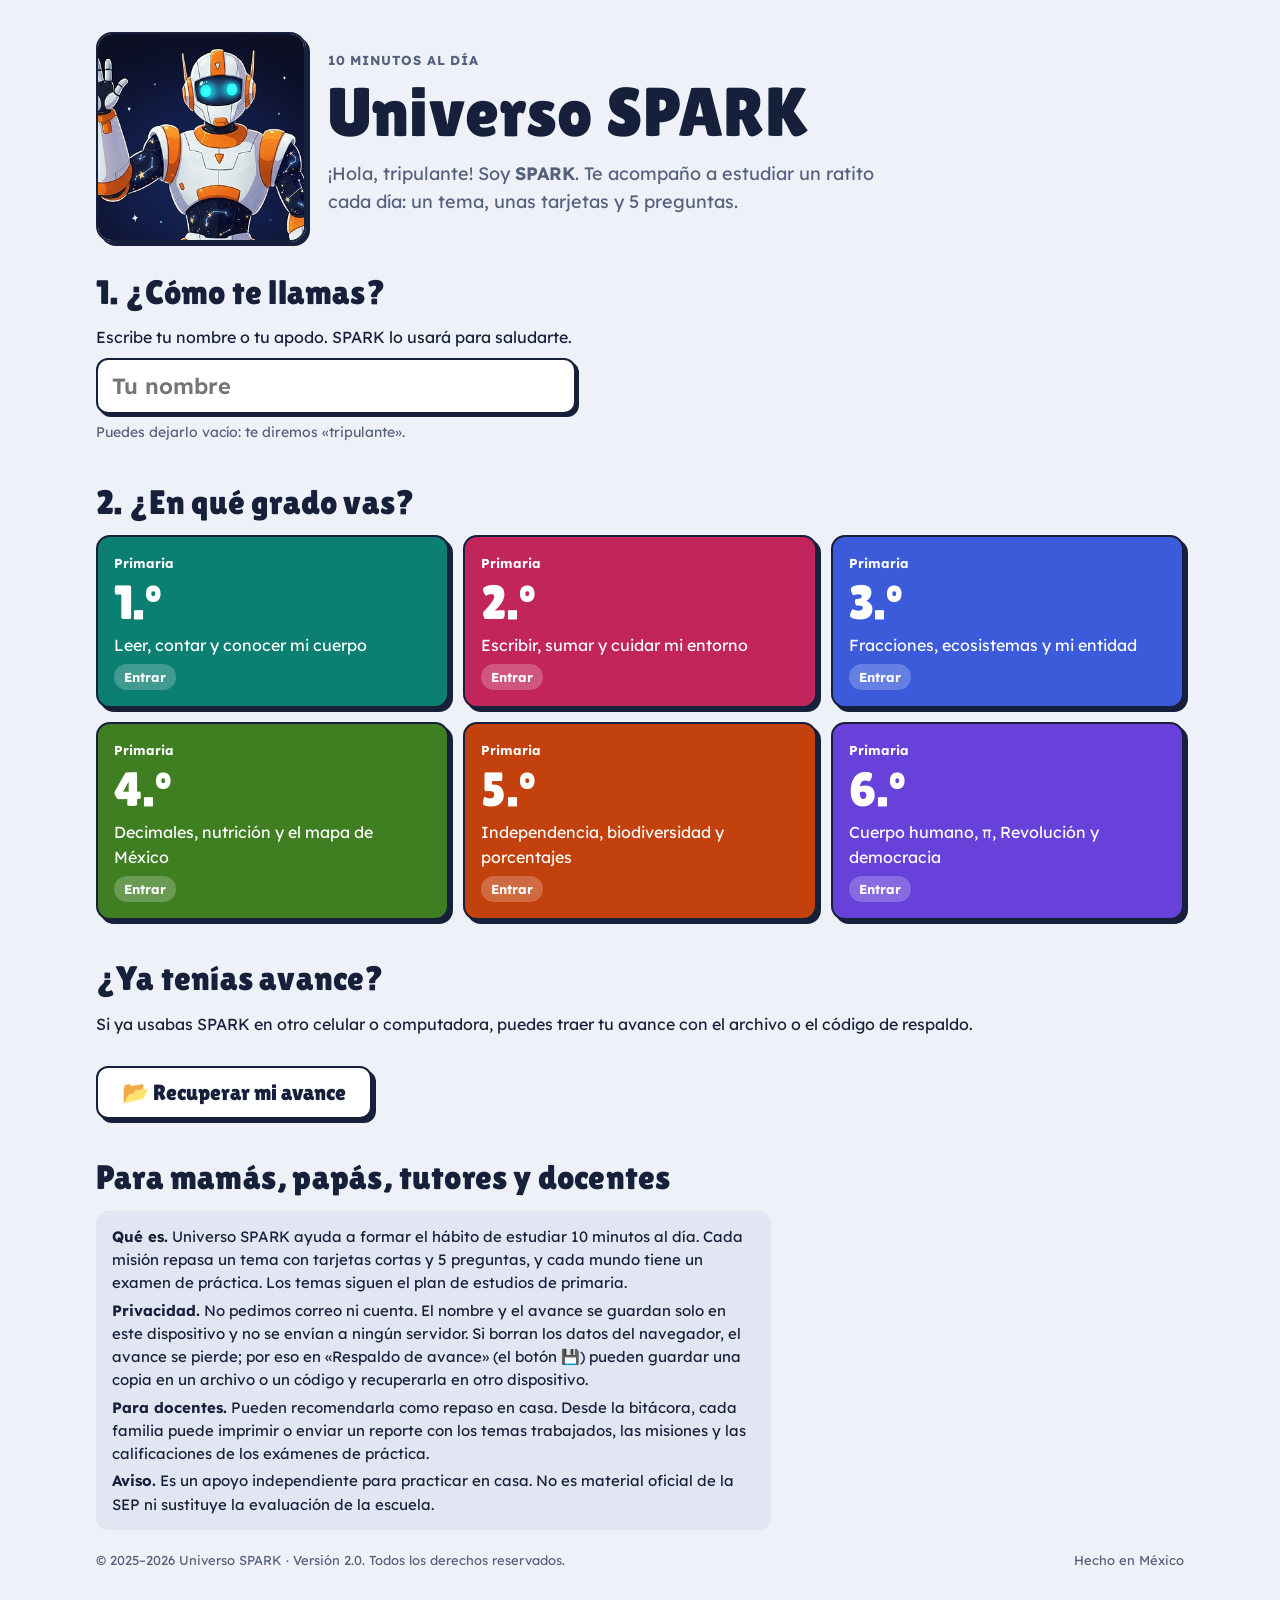
<file: index.html>
<!doctype html>
<html lang="es">
<head>
<meta charset="utf-8">
<meta name="viewport" content="width=device-width, initial-scale=1, viewport-fit=cover">
<title>Universo SPARK · 10 minutos al día para aprender</title>
<meta name="description" content="Universo SPARK: un ratito de estudio al día para niñas y niños de primaria, con lecciones cortas, retos y exámenes de práctica.">
<meta name="claude:viewport-fit-sides" content="cover">
<link rel="preconnect" href="https://fonts.googleapis.com">
<link rel="preconnect" href="https://fonts.gstatic.com" crossorigin>
<!-- Las tipografías cargan sin detener la página: mientras llegan se usa la letra del sistema. -->
<link rel="stylesheet" href="https://fonts.googleapis.com/css2?family=Lexend:wght@400;600;700&family=Lilita+One&display=swap" media="print" onload="this.media='all'">
<noscript><link rel="stylesheet" href="https://fonts.googleapis.com/css2?family=Lexend:wght@400;600;700&family=Lilita+One&display=swap"></noscript>
<link rel="manifest" href="manifest.webmanifest">
<meta name="theme-color" content="#17203A">
<link rel="icon" href="imagenes/icono-192.png" type="image/png">
<link rel="apple-touch-icon" href="imagenes/icono-180.png">
<meta name="apple-mobile-web-app-capable" content="yes">
<meta name="apple-mobile-web-app-title" content="SPARK">
<link rel="stylesheet" href="css/estilos.css">
</head>
<body>
<header class="hero hero-entrada wrap">
  <div class="saludo">
    <img class="spark-foto" src="imagenes/spark_saludo.jpeg" alt="SPARK, un robot blanco y naranja, saluda con la mano" width="320" height="320">
    <div>
      <p class="eyebrow">10 minutos al día</p>
      <h1>Universo SPARK</h1>
      <p class="rules">¡Hola, tripulante! Soy <b>SPARK</b>. Te acompaño a estudiar un ratito cada día: un tema, unas tarjetas y 5 preguntas.</p>
      <div class="continuar" id="continuar" hidden></div>
      <div class="aviso-app" id="instalar" hidden></div>
    </div>
  </div>
</header>

<main class="wrap">
  <section class="seccion">
    <h2>1. ¿Cómo te llamas?</h2>
    <div class="entrada-nombre">
      <label for="nombre-in">Escribe tu nombre o tu apodo. SPARK lo usará para saludarte.</label>
      <input id="nombre-in" maxlength="20" autocomplete="off" autocapitalize="words" spellcheck="false" placeholder="Tu nombre">
      <small>Puedes dejarlo vacío: te diremos «tripulante».</small>
    </div>
  </section>

  <section class="seccion">
    <h2>2. ¿En qué grado vas?</h2>
    <div class="mundos grados" id="grados"></div>
  </section>

  <section class="seccion">
    <h2>¿Ya tenías avance?</h2>
    <p>Si ya usabas SPARK en otro celular o computadora, puedes traer tu avance con el archivo o el código de respaldo.</p>
    <div class="row acciones"><a class="cta cta-alt" href="respaldo.html#recuperar">📂 Recuperar mi avance</a></div>
  </section>

  <section class="seccion">
    <h2>Para mamás, papás, tutores y docentes</h2>
    <div class="adultos legal">
      <p><b>Qué es.</b> Universo SPARK ayuda a formar el hábito de estudiar 10 minutos al día. Cada misión repasa un tema con tarjetas cortas y 5 preguntas, y cada mundo tiene un examen de práctica. Los temas siguen el plan de estudios de primaria.</p>
      <p><b>Privacidad.</b> No pedimos correo ni cuenta. El nombre y el avance se guardan solo en este dispositivo y no se envían a ningún servidor. Si borran los datos del navegador, el avance se pierde; por eso en «Respaldo de avance» (el botón 💾) pueden guardar una copia en un archivo o un código y recuperarla en otro dispositivo.</p>
      <p><b>Para docentes.</b> Pueden recomendarla como repaso en casa. Desde la bitácora, cada familia puede imprimir o enviar un reporte con los temas trabajados, las misiones y las calificaciones de los exámenes de práctica.</p>
      <p><b>Aviso.</b> Es un apoyo independiente para practicar en casa. No es material oficial de la SEP ni sustituye la evaluación de la escuela.</p>
    </div>
  </section>
</main>

<footer class="foot wrap">
  <span>© 2025–2026 Universo SPARK · Versión 2.0. Todos los derechos reservados.</span>
  <span>Hecho en México</span>
</footer>

<script src="js/grados.js"></script>
<script src="js/entrada.js"></script>
<script src="js/instalar.js"></script>
</body>
</html>
</file>
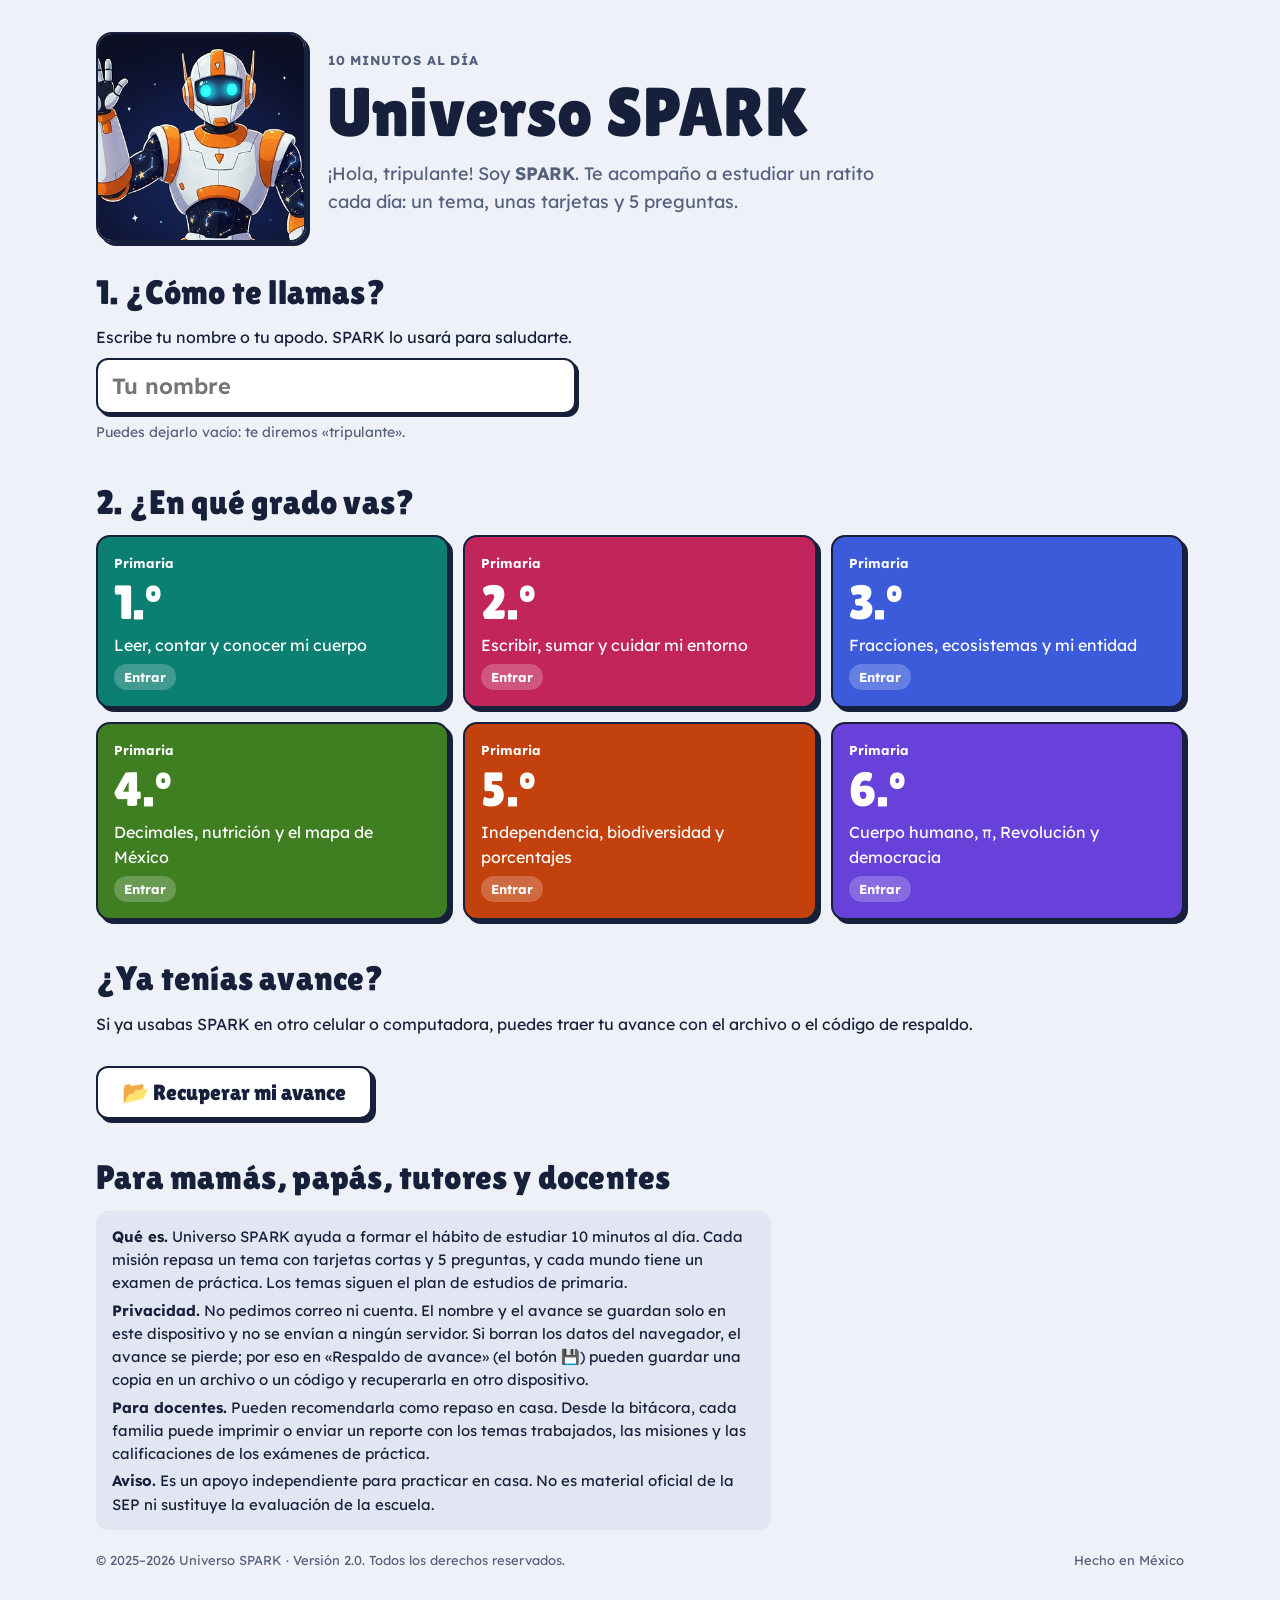
<file: base.html>
<!doctype html>
<html lang="es">
<head>
<meta charset="utf-8">
<meta name="viewport" content="width=device-width, initial-scale=1, viewport-fit=cover">
<title>Mi base · Universo SPARK</title>
<meta name="claude:viewport-fit-sides" content="cover">
<link rel="preconnect" href="https://fonts.googleapis.com">
<link rel="preconnect" href="https://fonts.gstatic.com" crossorigin>
<!-- Las tipografías cargan sin detener la página: mientras llegan se usa la letra del sistema. -->
<link rel="stylesheet" href="https://fonts.googleapis.com/css2?family=Lexend:wght@400;600;700&family=Lilita+One&display=swap" media="print" onload="this.media='all'">
<noscript><link rel="stylesheet" href="https://fonts.googleapis.com/css2?family=Lexend:wght@400;600;700&family=Lilita+One&display=swap"></noscript>
<link rel="manifest" href="manifest.webmanifest">
<meta name="theme-color" content="#17203A">
<link rel="icon" href="imagenes/icono-192.png" type="image/png">
<link rel="apple-touch-icon" href="imagenes/icono-180.png">
<meta name="apple-mobile-web-app-capable" content="yes">
<meta name="apple-mobile-web-app-title" content="SPARK">
<link rel="stylesheet" href="css/estilos.css">
</head>
<body>
<header class="hero wrap">
  <div class="saludo">
    <img class="spark-foto" src="imagenes/spark_saludo.jpeg" alt="SPARK, un robot blanco y naranja, saluda con la mano" width="320" height="320">
    <div>
      <p class="eyebrow" id="grado"></p>
      <h1>Universo SPARK</h1>
      <p class="rules">Hola, <span id="nombre">tripulante</span>. Soy <b>SPARK</b>. Hoy solo necesitas 10 minutos: un tema, unas tarjetas y 5 preguntas.</p>
      <div class="row acciones">
        <a class="cta" href="mision.html">Mi misión de hoy</a>
        <a class="cta cta-alt" href="bitacora.html">Mi bitácora</a>
      </div>
      <div class="aviso-app" id="instalar" hidden></div>
    </div>
  </div>
  <section class="hud" aria-label="Tu progreso">
    <div class="xp-row">
      <span class="xp-num"><span id="xp">0</span> <small>de <span id="xp-total">0</span> XP</small></span>
    </div>
    <div class="meter"><i id="bar"></i></div>
    <div class="stats">
      <div><b id="temas">0</b><span>temas dominados</span></div>
      <div><b id="retos-n">0</b><span>retos superados</span></div>
      <div><b id="chispas">0</b><span id="chispas-txt">chispas de SPARK</span></div>
    </div>
  </section>
</header>

<main class="wrap">
  <section class="seccion">
    <h2>Elige tu trimestre</h2>
    <div class="trims" id="trims" role="group" aria-label="Trimestre"></div>
    <h2>Elige un mundo</h2>
    <div class="mundos" id="mundos"></div>
  </section>

  <section class="seccion">
    <h2>Cómo se juega</h2>
    <ol class="pasos">
      <li><strong>Mi misión de hoy</strong><p>SPARK te propone un tema: tarjetas cortas y 5 preguntas en unos 10 minutos.</p></li>
      <li><strong>Juega</strong><p>Cada respuesta correcta suma XP. Si te equivocas, tienes una pista y otro intento por la mitad de los puntos.</p></li>
      <li><strong>Presenta el examen</strong><p>Cada mundo tiene un examen de 20 preguntas en bloques de 5, con descansos y calificación del 0 al 10.</p></li>
      <li><strong>Abre cofres</strong><p>Cada 500 XP se abre un cofre. Y cada misión terminada te da una chispa: con 5 chispas abres un cofre de constancia.</p></li>
    </ol>
  </section>

  <section class="seccion">
    <h2>Cofres</h2>
    <h3 class="sub-cofres">Cofres de XP <small>uno cada 500 XP: premian lo bien que le va</small></h3>
    <div class="chests" id="chests"></div>
    <h3 class="sub-cofres">Cofres de constancia <small>uno cada 5 chispas: premian terminar misiones, sin importar los aciertos</small></h3>
    <div class="chests" id="chests-chispa"></div>
    <p class="adultos"><b>Para mamá, papá o tutor:</b> escriban juntos las recompensas en los cofres. Los de constancia conviene que sean premios chicos y frecuentes; al llegar al último, la lista vuelve a empezar. Se recomienda una misión de 10 minutos por sesión y acompañar las primeras veces. Algunos retos se hacen en casa y necesitan su revisión.</p>
  </section>
</main>

<footer class="foot wrap">
  <span id="base"></span>
  <span class="row"><a class="btn plain" href="index.html">Cambiar de grado o de nombre</a><span id="reset"></span></span>
</footer>

<script src="js/grados.js"></script>
<script>cargar('inicio','voz','instalar')</script>
</body>
</html>
</file>
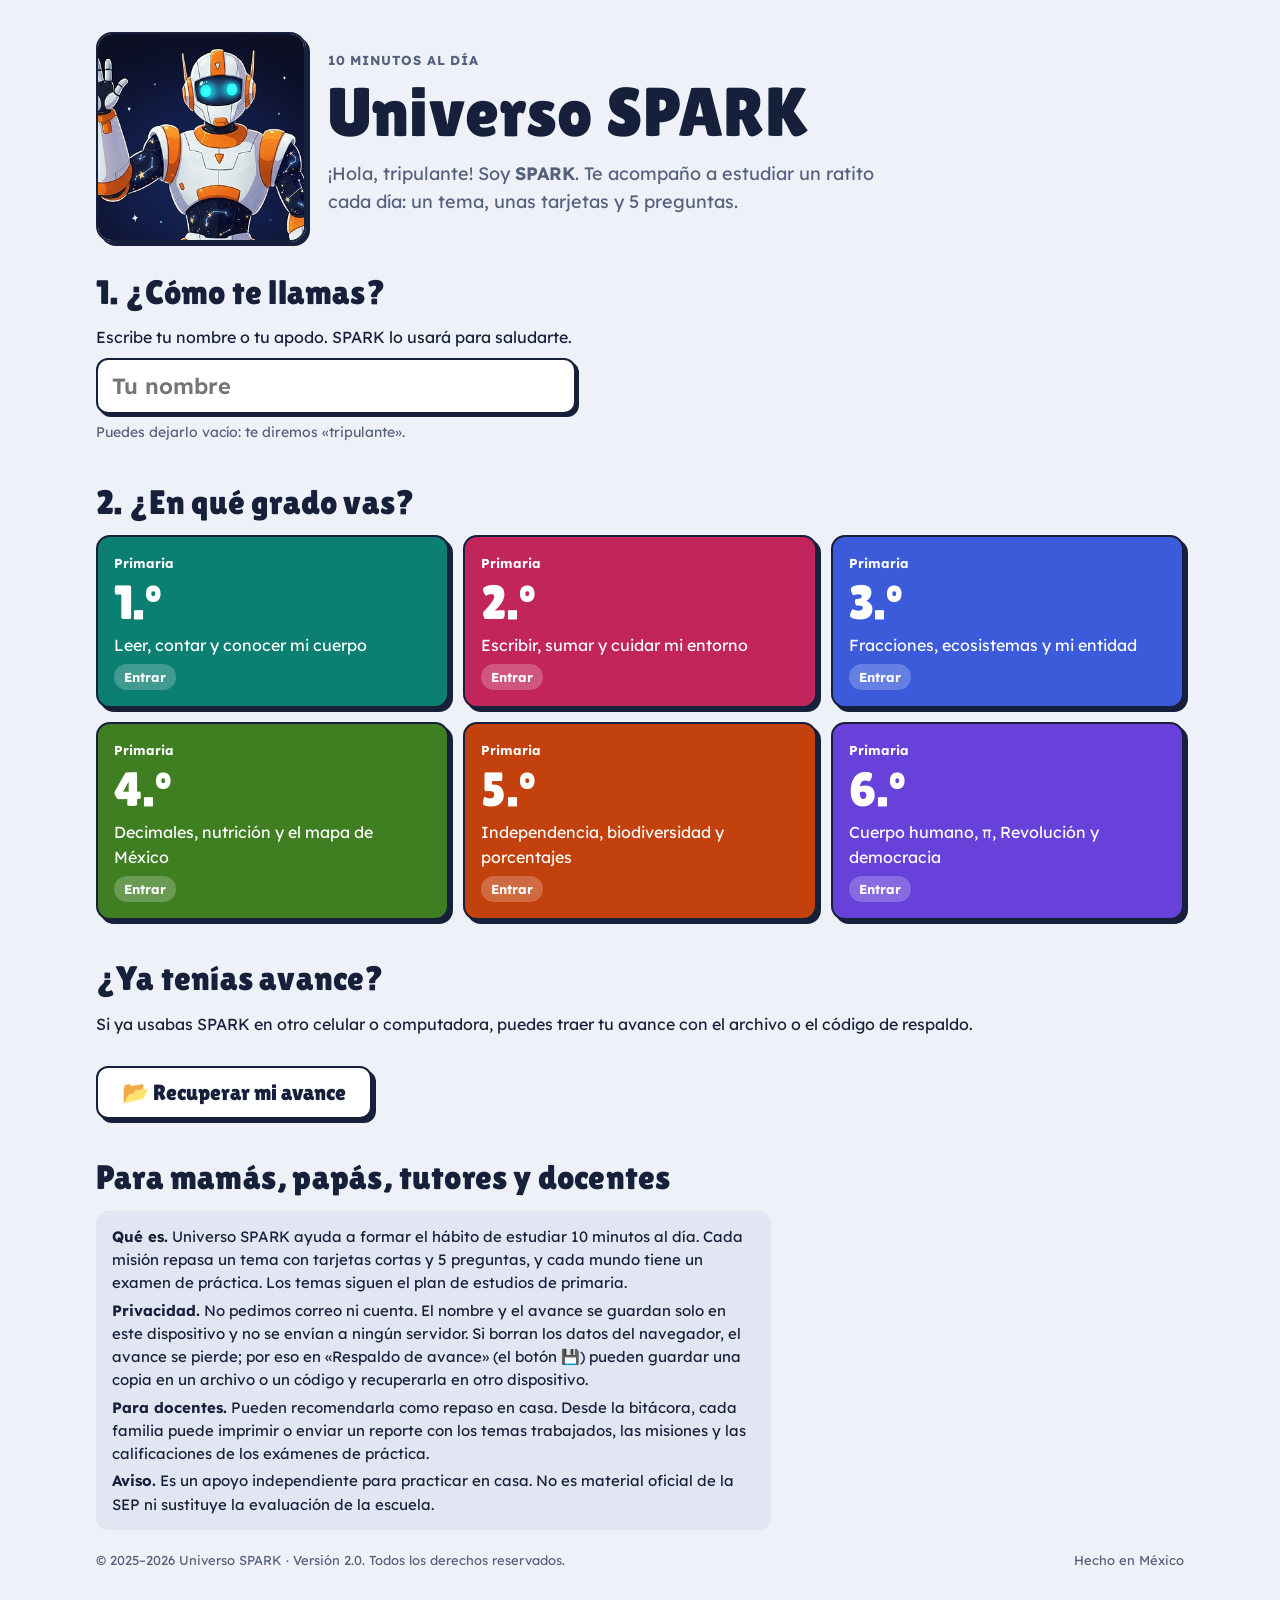
<file: bitacora.html>
<!doctype html>
<html lang="es">
<head>
<meta charset="utf-8">
<meta name="viewport" content="width=device-width, initial-scale=1, viewport-fit=cover">
<title>Mi bitácora · Universo SPARK</title>
<link rel="preconnect" href="https://fonts.googleapis.com">
<link rel="preconnect" href="https://fonts.gstatic.com" crossorigin>
<!-- Las tipografías cargan sin detener la página: mientras llegan se usa la letra del sistema. -->
<link rel="stylesheet" href="https://fonts.googleapis.com/css2?family=Lexend:wght@400;600;700&family=Lilita+One&display=swap" media="print" onload="this.media='all'">
<noscript><link rel="stylesheet" href="https://fonts.googleapis.com/css2?family=Lexend:wght@400;600;700&family=Lilita+One&display=swap"></noscript>
<link rel="manifest" href="manifest.webmanifest">
<meta name="theme-color" content="#17203A">
<link rel="icon" href="imagenes/icono-192.png" type="image/png">
<link rel="apple-touch-icon" href="imagenes/icono-180.png">
<meta name="apple-mobile-web-app-capable" content="yes">
<meta name="apple-mobile-web-app-title" content="SPARK">
<link rel="stylesheet" href="css/estilos.css">
</head>
<body data-reloj="no">
<header class="barra">
  <div class="barra-in wrap">
    <a class="volver" href="base.html">Mi base</a>
    <div class="barra-xp">
      <span class="xp-num"><span id="xp">0</span> <small>de <span id="xp-total">0</span> XP</small></span>
      <div class="meter"><i id="bar"></i></div>
      <span id="xp-next" class="intro"></span>
    </div>
  </div>
</header>

<main class="wrap bitacora">
  <section class="bit-head">
    <div>
      <p class="eyebrow">Tu historial</p>
      <h1>Mi bitácora</h1>
      <p class="rules">Aquí queda todo lo que has trabajado: los días, el tiempo, las lecciones y tus exámenes.</p>
      <div class="row acciones"><a class="cta cta-alt" href="reporte.html">Crear reporte</a><a class="cta cta-alt" href="respaldo.html">💾 Respaldo de avance</a></div>
    </div>
    <div class="bit-stats" id="resumen"></div>
  </section>

  <div class="bit-grid">
    <section class="leccion">
      <div class="cal-nav">
        <button class="btn small" id="mes-ant" aria-label="Mes anterior">‹</button>
        <h2 id="mes-titulo"></h2>
        <button class="btn small" id="mes-sig" aria-label="Mes siguiente">›</button>
      </div>
      <div class="cal" id="cal"></div>
      <div class="cal-ley" aria-hidden="true">
        <span><i class="n0"></i>Sin actividad</span><span><i class="n1"></i>Menos de 10 min</span><span><i class="n2"></i>10 a 19 min</span><span><i class="n3"></i>20 min o más</span>
      </div>
    </section>
    <section class="leccion" id="detalle" aria-live="polite"></section>
  </div>

  <section class="seccion">
    <h2>Mi progreso por mundo <small class="trim-tag" id="trim-tag"></small></h2>
    <div class="bit-mundos" id="mundos"></div>
  </section>

  <section class="seccion">
    <h2>Mis exámenes</h2>
    <div class="leccion" id="examenes"></div>
  </section>

  <p class="adultos"><b>Para mamá, papá, tutor o docente:</b> el tiempo solo cuenta mientras la página está abierta y en uso. Se pausa si cambia de pestaña o si pasan 3 minutos sin tocar nada. Una lección cuenta como estudiada cuando se queda en ella al menos 20 segundos. Todo se guarda en este dispositivo.</p>
</main>
<div id="toast" class="toast" role="status" hidden></div>

<script src="js/grados.js"></script>
<script>cargar('bitacora')</script>
</body>
</html>
</file>
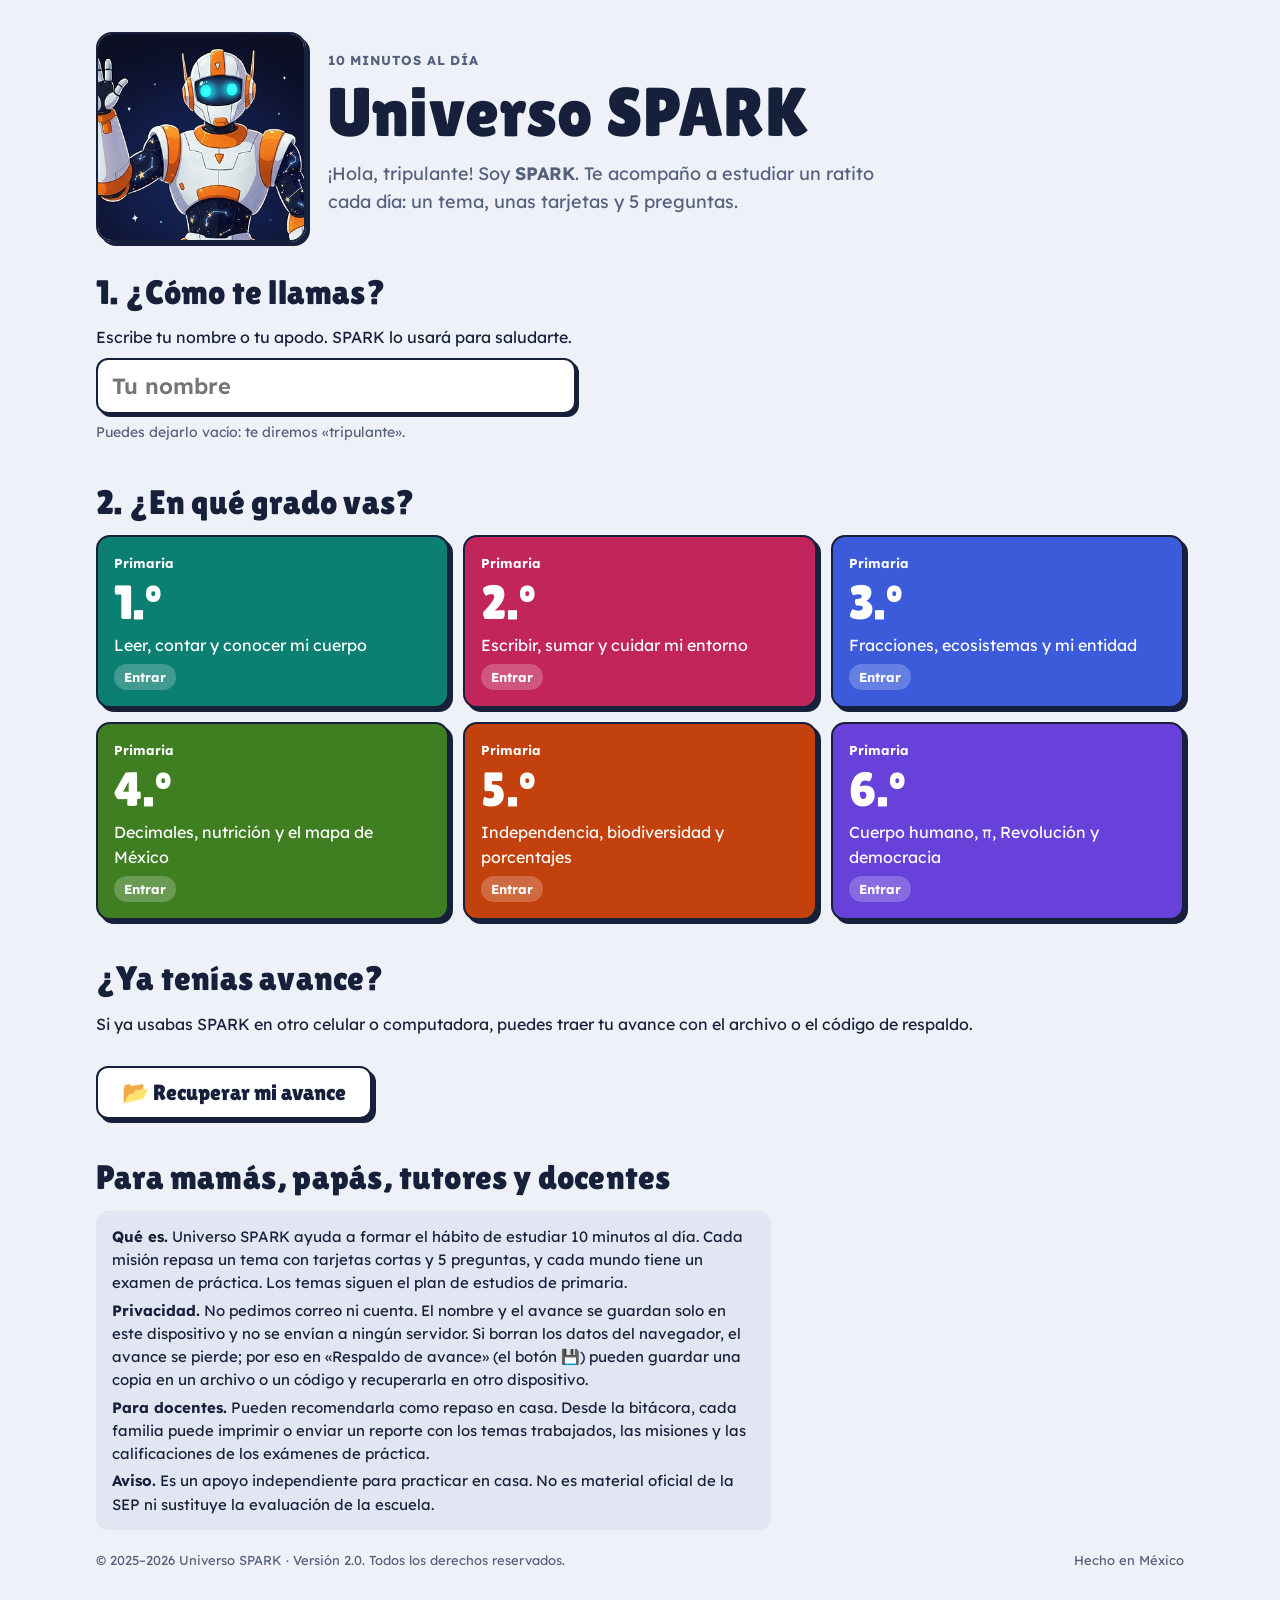
<file: guia.html>
<!doctype html>
<html lang="es">
<head>
<meta charset="utf-8">
<meta name="viewport" content="width=device-width, initial-scale=1, viewport-fit=cover">
<title>Guía de Mundos · Universo SPARK</title>
<link rel="preconnect" href="https://fonts.googleapis.com">
<link rel="preconnect" href="https://fonts.gstatic.com" crossorigin>
<!-- Las tipografías cargan sin detener la página: mientras llegan se usa la letra del sistema. -->
<link rel="stylesheet" href="https://fonts.googleapis.com/css2?family=Lexend:wght@400;600;700&family=Lilita+One&display=swap" media="print" onload="this.media='all'">
<noscript><link rel="stylesheet" href="https://fonts.googleapis.com/css2?family=Lexend:wght@400;600;700&family=Lilita+One&display=swap"></noscript>
<link rel="manifest" href="manifest.webmanifest">
<meta name="theme-color" content="#17203A">
<link rel="icon" href="imagenes/icono-192.png" type="image/png">
<link rel="apple-touch-icon" href="imagenes/icono-180.png">
<meta name="apple-mobile-web-app-capable" content="yes">
<meta name="apple-mobile-web-app-title" content="SPARK">
<link rel="stylesheet" href="css/estilos.css">
</head>
<body>
<header class="barra">
  <div class="barra-in wrap">
    <a class="volver" href="base.html">Mi base</a>
    <div class="barra-xp">
      <span class="xp-num"><span id="xp">0</span> <small>de <span id="xp-total">0</span> XP</small> <b id="xp-mas" class="xp-mas" aria-live="polite"></b></span>
      <div class="meter"><i id="bar"></i></div>
      <span id="xp-next" class="intro"></span>
    </div>
  </div>
</header>
<div class="pomo wrap pomo-fila">
  <output id="pomo-t">10:00</output>
  <button class="btn small" id="pomo-go">Iniciar 10 minutos</button>
  <button class="btn small" id="pomo-re">Reiniciar</button>
</div>

<nav class="board wrap" id="board" aria-label="Mundos"></nav>
<main class="wrap" id="world"></main>
<div id="toast" class="toast" role="status" hidden></div>

<script src="js/grados.js"></script>
<script>cargar('ayuda','juegos','examen','guia','voz')</script>
</body>
</html>
</file>
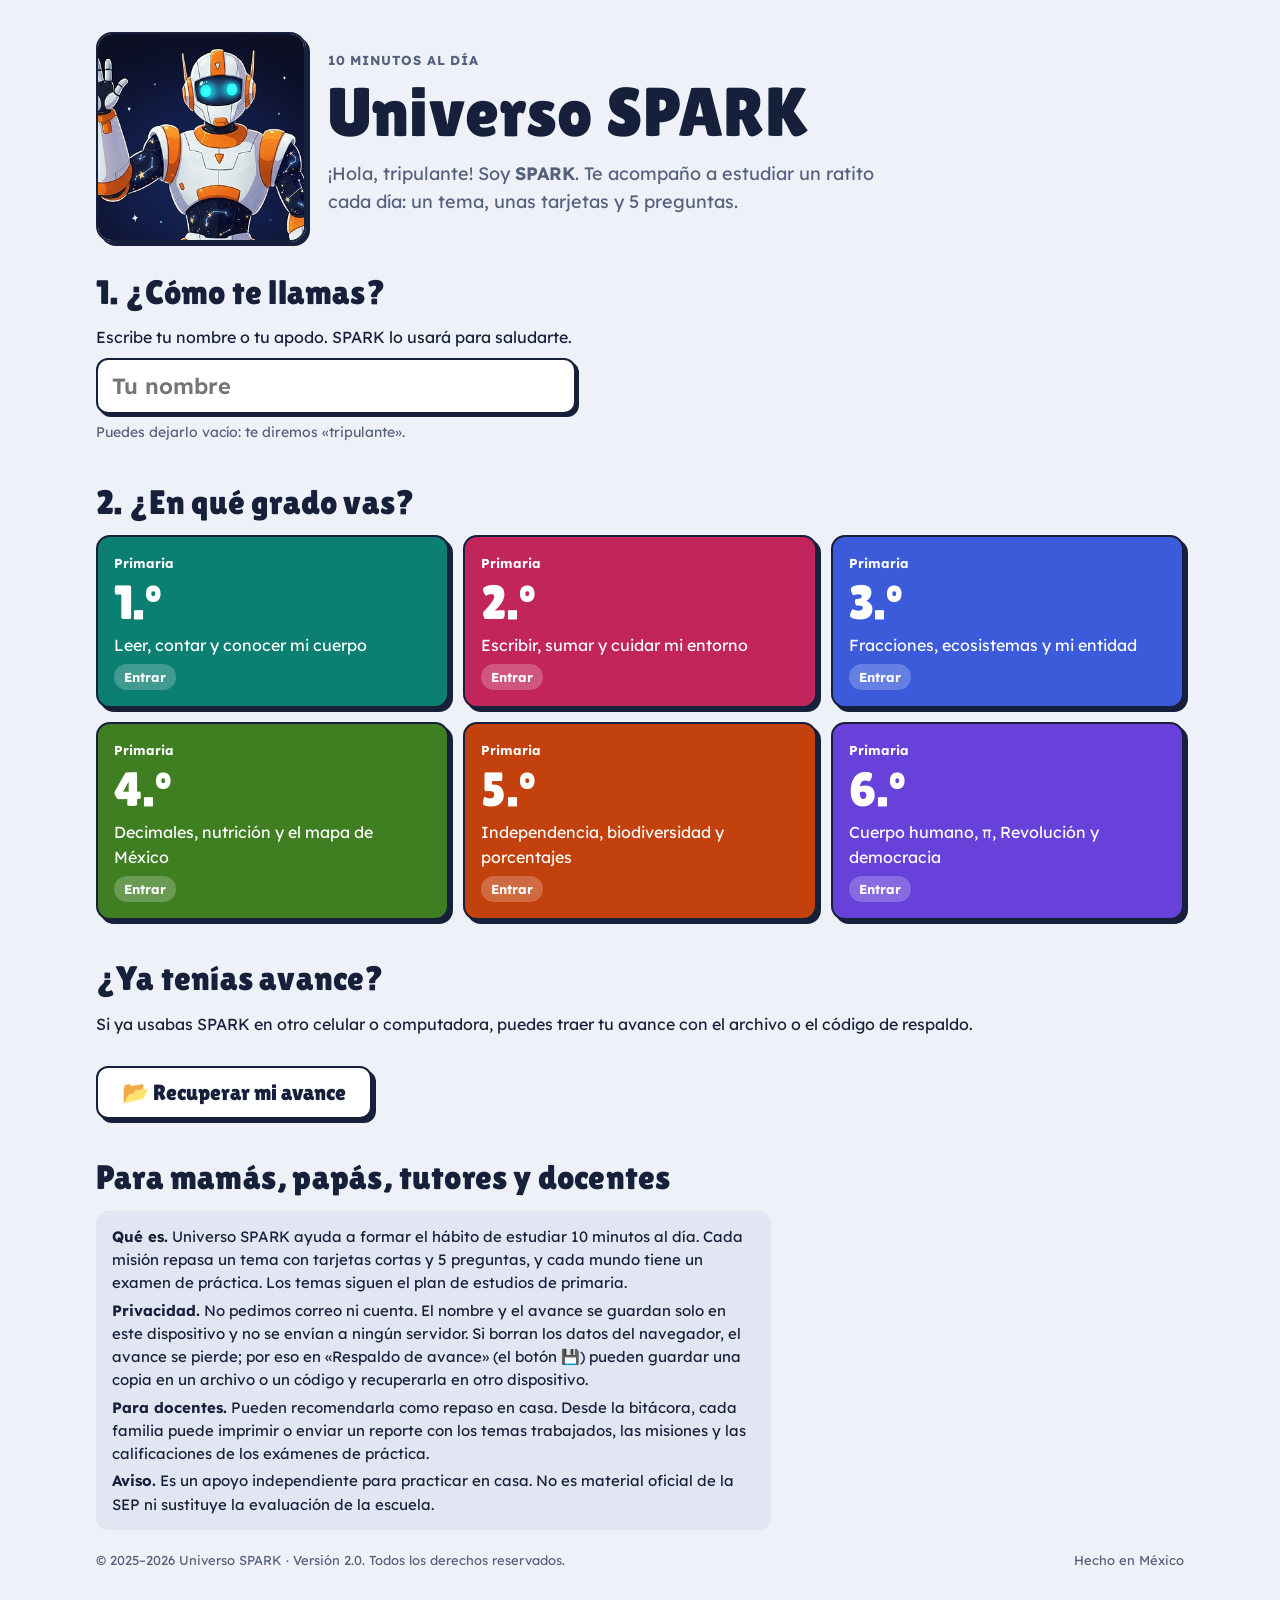
<file: mision.html>
<!doctype html>
<html lang="es">
<head>
<meta charset="utf-8">
<meta name="viewport" content="width=device-width, initial-scale=1, viewport-fit=cover">
<title>Mi misión de hoy · Universo SPARK</title>
<link rel="preconnect" href="https://fonts.googleapis.com">
<link rel="preconnect" href="https://fonts.gstatic.com" crossorigin>
<!-- Las tipografías cargan sin detener la página: mientras llegan se usa la letra del sistema. -->
<link rel="stylesheet" href="https://fonts.googleapis.com/css2?family=Lexend:wght@400;600;700&family=Lilita+One&display=swap" media="print" onload="this.media='all'">
<noscript><link rel="stylesheet" href="https://fonts.googleapis.com/css2?family=Lexend:wght@400;600;700&family=Lilita+One&display=swap"></noscript>
<link rel="manifest" href="manifest.webmanifest">
<meta name="theme-color" content="#17203A">
<link rel="icon" href="imagenes/icono-192.png" type="image/png">
<link rel="apple-touch-icon" href="imagenes/icono-180.png">
<meta name="apple-mobile-web-app-capable" content="yes">
<meta name="apple-mobile-web-app-title" content="SPARK">
<link rel="stylesheet" href="css/estilos.css">
</head>
<body>
<header class="barra">
  <div class="barra-in wrap">
    <a class="volver" href="base.html">Mi base</a>
    <div class="barra-xp">
      <span class="xp-num"><span id="xp">0</span> <small>de <span id="xp-total">0</span> XP</small> <b id="xp-mas" class="xp-mas" aria-live="polite"></b></span>
      <div class="meter"><i id="bar"></i></div>
      <span id="xp-next" class="intro"></span>
    </div>
  </div>
</header>
<main class="wrap" id="mision"></main>
<div id="toast" class="toast" role="status" hidden></div>

<script src="js/grados.js"></script>
<script>cargar('ayuda','juegos','sesion','voz')</script>
</body>
</html>
</file>
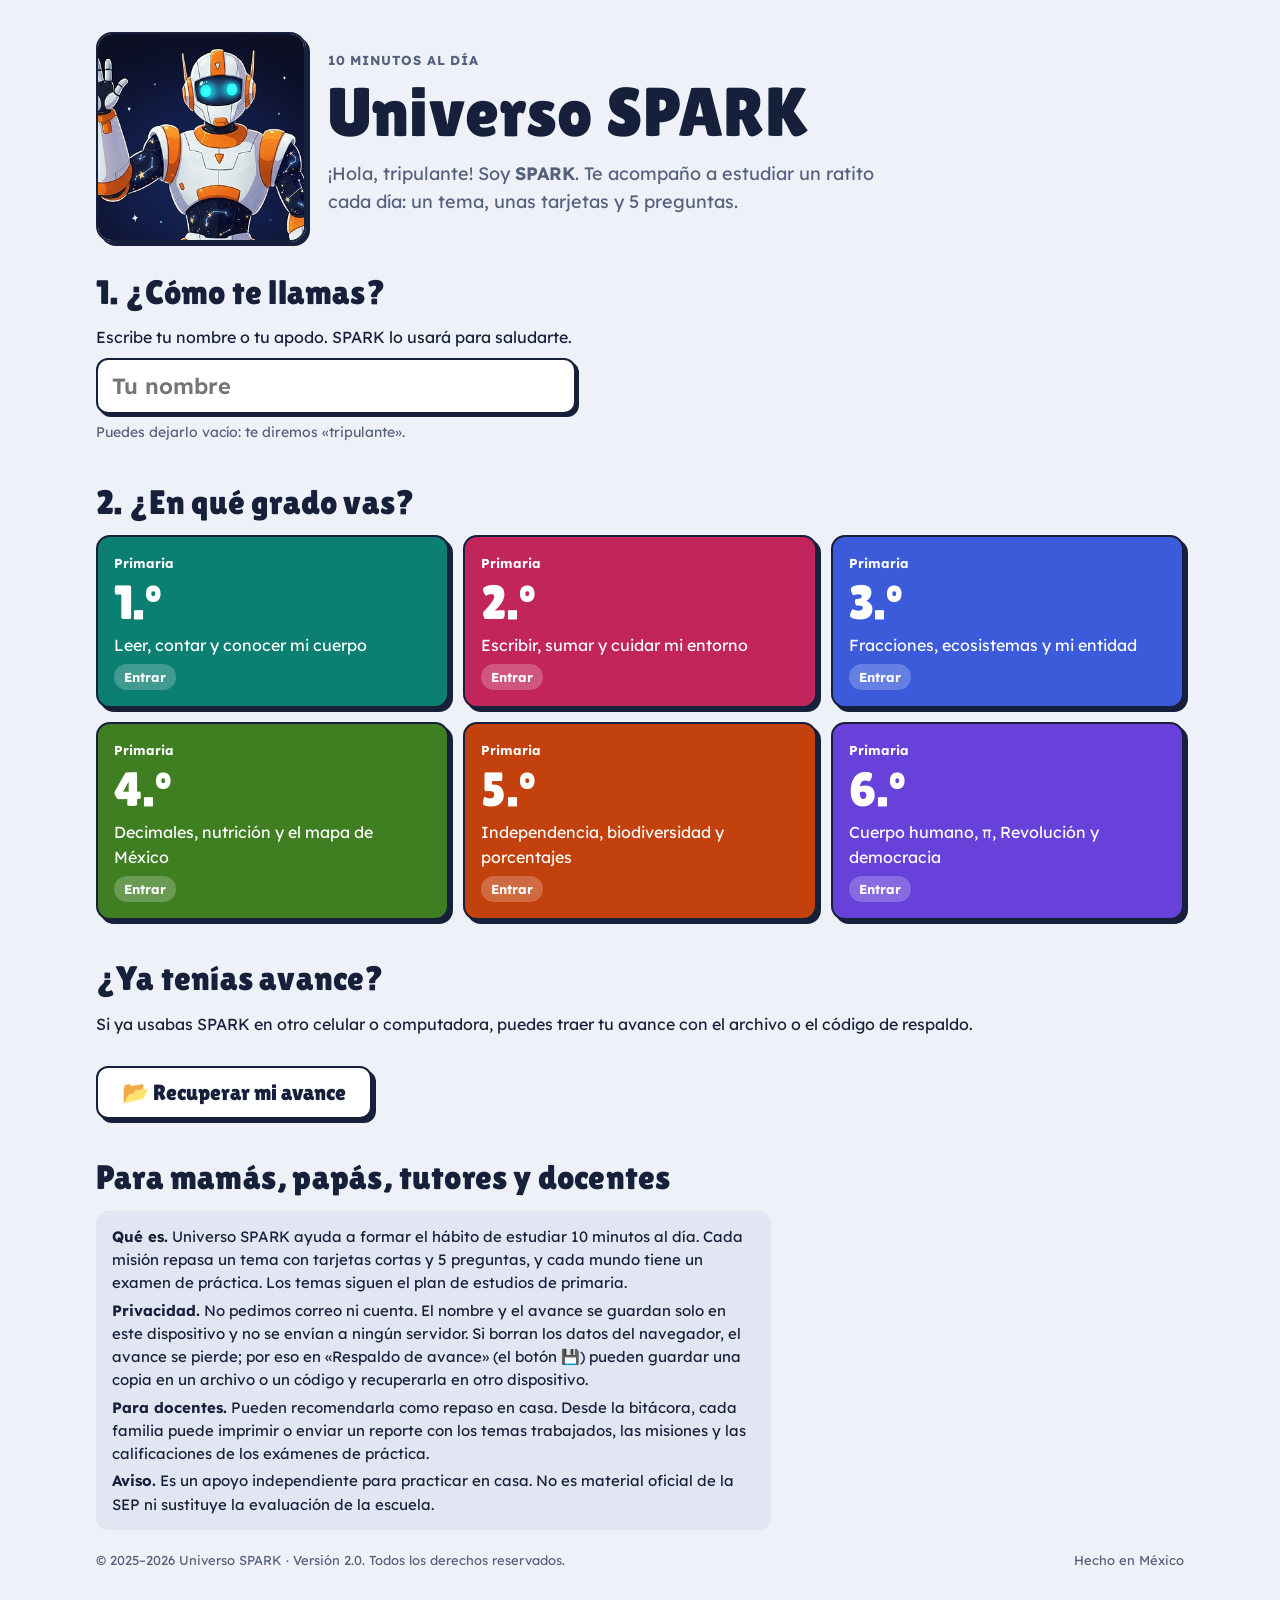
<file: reporte.html>
<!doctype html>
<html lang="es">
<head>
<meta charset="utf-8">
<meta name="viewport" content="width=device-width, initial-scale=1, viewport-fit=cover">
<title>Reporte de práctica en casa · Universo SPARK</title>
<link rel="preconnect" href="https://fonts.googleapis.com">
<link rel="preconnect" href="https://fonts.gstatic.com" crossorigin>
<!-- Las tipografías cargan sin detener la página: mientras llegan se usa la letra del sistema. -->
<link rel="stylesheet" href="https://fonts.googleapis.com/css2?family=Lexend:wght@400;600;700&family=Lilita+One&display=swap" media="print" onload="this.media='all'">
<noscript><link rel="stylesheet" href="https://fonts.googleapis.com/css2?family=Lexend:wght@400;600;700&family=Lilita+One&display=swap"></noscript>
<link rel="manifest" href="manifest.webmanifest">
<meta name="theme-color" content="#17203A">
<link rel="icon" href="imagenes/icono-192.png" type="image/png">
<link rel="apple-touch-icon" href="imagenes/icono-180.png">
<meta name="apple-mobile-web-app-capable" content="yes">
<meta name="apple-mobile-web-app-title" content="SPARK">
<link rel="stylesheet" href="css/estilos.css">
</head>
<body class="pagina-reporte" data-reloj="no">
<div class="rep-barra no-imprimir">
  <div class="wrap rep-barra-in">
    <a class="volver" href="bitacora.html">Bitácora</a>
    <label class="rep-periodo">Periodo
      <select id="periodo">
        <option value="7">Últimos 7 días</option>
        <option value="30">Últimos 30 días</option>
        <option value="todo" selected>Todo el trimestre</option>
      </select>
    </label>
    <button class="btn main" id="imprimir">Imprimir o guardar PDF</button>
    <button class="btn" id="copiar">Copiar resumen</button>
    <span id="copiado" class="intro" role="status"></span>
  </div>
</div>
<main class="reporte" id="reporte"></main>

<script src="js/grados.js"></script>
<script>cargar('reporte')</script>
</body>
</html>
</file>
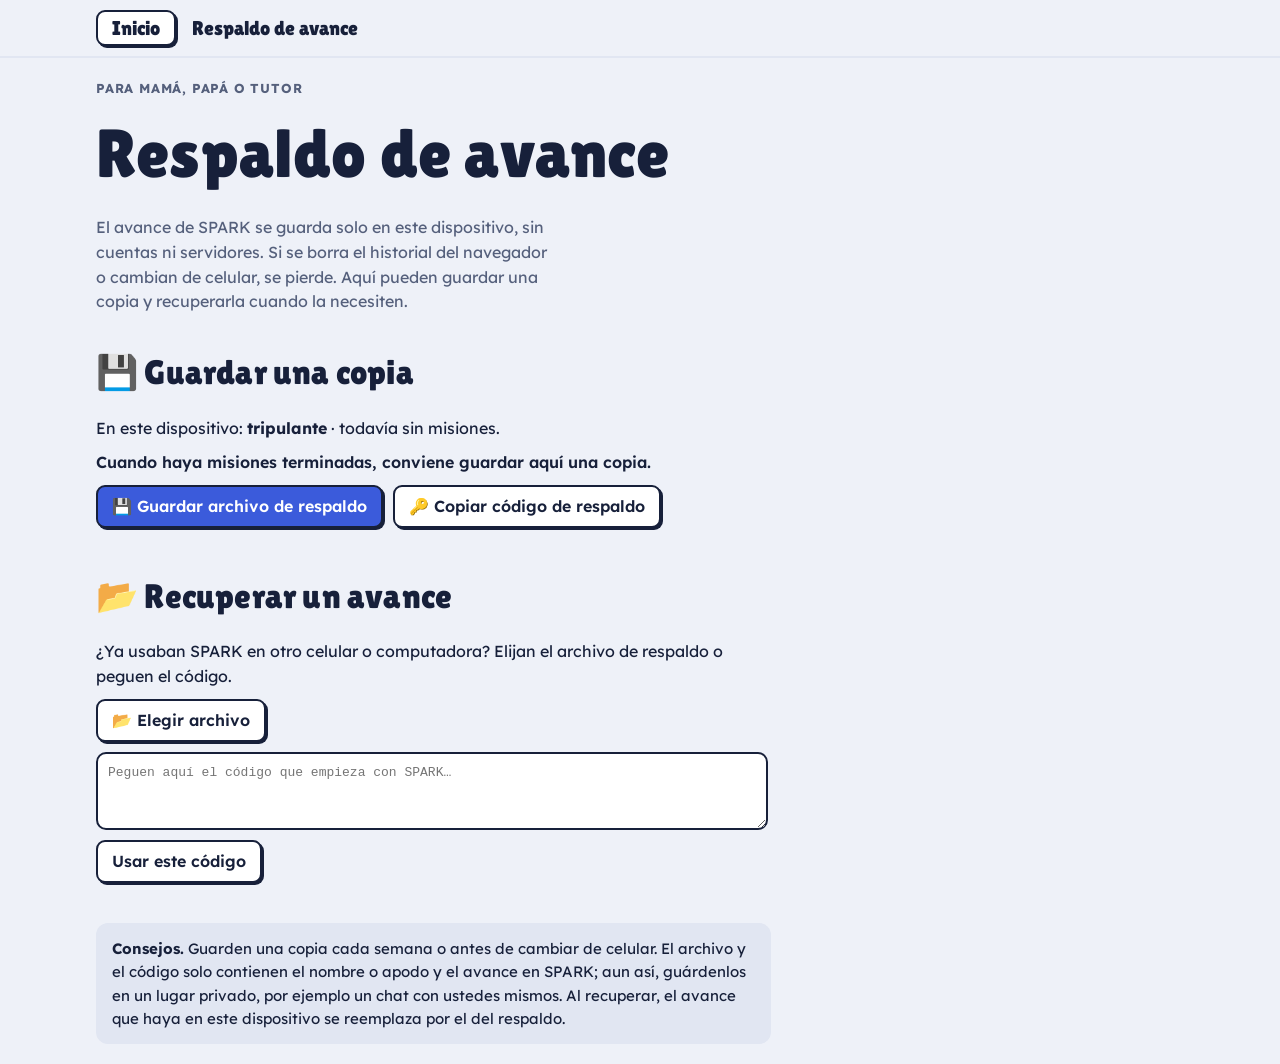
<file: respaldo.html>
<!doctype html>
<html lang="es">
<head>
<meta charset="utf-8">
<meta name="viewport" content="width=device-width, initial-scale=1, viewport-fit=cover">
<title>Respaldo de avance · Universo SPARK</title>
<link rel="preconnect" href="https://fonts.googleapis.com">
<link rel="preconnect" href="https://fonts.gstatic.com" crossorigin>
<!-- Las tipografías cargan sin detener la página: mientras llegan se usa la letra del sistema. -->
<link rel="stylesheet" href="https://fonts.googleapis.com/css2?family=Lexend:wght@400;600;700&family=Lilita+One&display=swap" media="print" onload="this.media='all'">
<noscript><link rel="stylesheet" href="https://fonts.googleapis.com/css2?family=Lexend:wght@400;600;700&family=Lilita+One&display=swap"></noscript>
<link rel="manifest" href="manifest.webmanifest">
<meta name="theme-color" content="#17203A">
<link rel="icon" href="imagenes/icono-192.png" type="image/png">
<link rel="apple-touch-icon" href="imagenes/icono-180.png">
<meta name="apple-mobile-web-app-capable" content="yes">
<meta name="apple-mobile-web-app-title" content="SPARK">
<link rel="stylesheet" href="css/estilos.css">
</head>
<body>
<header class="barra">
  <div class="barra-in wrap">
    <a class="volver" id="volver" href="index.html">Inicio</a>
    <span class="barra-titulo">Respaldo de avance</span>
  </div>
</header>

<main class="wrap respaldo-pagina">
  <section class="seccion">
    <p class="eyebrow">Para mamá, papá o tutor</p>
    <h1>Respaldo de avance</h1>
    <p class="rules">El avance de SPARK se guarda solo en este dispositivo, sin cuentas ni servidores. Si se borra el historial del navegador o cambian de celular, se pierde. Aquí pueden guardar una copia y recuperarla cuando la necesiten.</p>
  </section>

  <section class="seccion">
    <h2>💾 Guardar una copia</h2>
    <div class="respaldo" id="guardar"></div>
  </section>

  <section class="seccion" id="recuperar">
    <h2>📂 Recuperar un avance</h2>
    <div class="respaldo" id="recuperar-caja"></div>
  </section>

  <section class="seccion">
    <div class="adultos">
      <p><b>Consejos.</b> Guarden una copia cada semana o antes de cambiar de celular. El archivo y el código solo contienen el nombre o apodo y el avance en SPARK; aun así, guárdenlos en un lugar privado, por ejemplo un chat con ustedes mismos. Al recuperar, el avance que haya en este dispositivo se reemplaza por el del respaldo.</p>
    </div>
  </section>
</main>

<script src="js/grados.js"></script>
<script src="js/respaldo.js"></script>
</body>
</html>
</file>
<file: css/estilos.css>
/* Concepto: tablero de juego. Cada materia es una casilla grande y cada reto una tarjeta que se abre. */
:root{
  --bg:#EEF1F8; --panel:#FFFFFF; --ink:#17203A; --muted:#55607C; --line:#17203A; --soft:#E1E6F2;
  --ok:#1B7F4B; --okbg:#DDF3E6; --bad:#B3261E; --badbg:#FBE3E0; --gold:#F5B700; --goldink:#17203A;
  --w1:#0B7F72; --w2:#C2255C; --w3:#3B5BDB; --w4:#3F7F22; --w5:#C2410C; --w6:#6741D9;
  --t1:#0B7F72; --t2:#C2255C; --t3:#3B5BDB; --t4:#3F7F22; --t5:#C2410C; --t6:#6741D9;
  --on:#FFFFFF; --blue:#3B5BDB; --red:#D9342B; --tile:#FFFFFF;
  --labelbg:#FFFDF5; --labelink:#111111; --seal:#111111; --sealink:#FFFFFF;
  --display:"Lilita One","Trebuchet MS",sans-serif;
  --body:"Lexend","Segoe UI",system-ui,sans-serif;
  --glyph:"Noto Sans Egyptian Hieroglyphs","Segoe UI Historic",sans-serif;
}
@media (prefers-color-scheme: dark){:root:not([data-theme="light"]){
  --bg:#11172B; --panel:#1B2340; --ink:#EEF1FA; --muted:#A9B3CE; --line:#7482AC; --soft:#283256;
  --ok:#6FDDA1; --okbg:#153A2A; --bad:#FF9C92; --badbg:#45201F;
  --t1:#5FE0CF; --t2:#FF8FB6; --t3:#A3B5FF; --t4:#A5DE84; --t5:#FFA877; --t6:#C0B0FF;
  --blue:#6F8BFF; --red:#FF6B61; --tile:#2B3560; color-scheme:dark;
}}
:root[data-theme="dark"]{
  --bg:#11172B; --panel:#1B2340; --ink:#EEF1FA; --muted:#A9B3CE; --line:#7482AC; --soft:#283256;
  --ok:#6FDDA1; --okbg:#153A2A; --bad:#FF9C92; --badbg:#45201F;
  --t1:#5FE0CF; --t2:#FF8FB6; --t3:#A3B5FF; --t4:#A5DE84; --t5:#FFA877; --t6:#C0B0FF;
  --blue:#6F8BFF; --red:#FF6B61; --tile:#2B3560; color-scheme:dark;
}
*{box-sizing:border-box}
body{margin:0;background:var(--bg);color:var(--ink);font:400 16px/1.55 var(--body)}
.wrap{max-width:1120px;margin:0 auto;padding-left:max(16px,env(safe-area-inset-left,0px));padding-right:max(16px,env(safe-area-inset-right,0px))}
h1,h2,h3{font-family:var(--display);font-weight:400;line-height:1.1;margin:0;text-wrap:balance;letter-spacing:.2px}
p{margin:0}
button,input,textarea{font:inherit;color:inherit}
button{cursor:pointer}
:focus-visible{outline:3px solid var(--gold);outline-offset:2px}

.top{padding-block:24px 8px}
.top-grid{display:grid;grid-template-columns:minmax(0,1fr) minmax(0,1.2fr);gap:24px;align-items:start}
.eyebrow{font-size:13px;font-weight:700;letter-spacing:.8px;text-transform:uppercase;color:var(--muted)}
h1{font-size:clamp(42px,7vw,68px);margin-block:4px 10px}
.rules{max-width:46ch;color:var(--muted)}
.hud{background:var(--panel);border:2.5px solid var(--line);border-radius:14px;box-shadow:4px 4px 0 var(--line);padding:16px;display:grid;gap:14px;min-width:0}
.xp-row{display:flex;justify-content:space-between;align-items:baseline;gap:12px;flex-wrap:wrap}
.xp-num{font:400 34px/1 var(--display);font-variant-numeric:tabular-nums}
.xp-num small{font:600 15px var(--body);color:var(--muted)}
.meter{position:relative;height:18px;background:var(--soft);border:2px solid var(--line);border-radius:9px;overflow:hidden}
.meter i{display:block;height:100%;width:0;background:var(--gold);transition:width .4s}
.meter b{position:absolute;top:0;bottom:0;width:2px;background:var(--line)}
.chests{display:grid;grid-template-columns:repeat(auto-fill,minmax(140px,1fr));gap:8px}
.chest{display:grid;gap:4px;min-width:0;padding:8px;border:2px dashed var(--line);border-radius:10px}
.chest label{font-size:12px;font-weight:700;font-variant-numeric:tabular-nums}
.chest textarea{width:100%;min-width:0;border:0;border-bottom:1.5px solid var(--muted);background:transparent;font-size:13px;line-height:1.3;padding:2px 0;resize:none}
.chest.open{background:var(--gold);border-style:solid;color:var(--goldink)}
.chest.open textarea{color:var(--goldink);border-color:var(--goldink)}
.tools{display:flex;gap:10px;align-items:center;flex-wrap:wrap;justify-content:space-between}
.pomo{display:flex;align-items:center;gap:8px;flex-wrap:wrap}
.pomo output{font:400 24px/1 var(--display);font-variant-numeric:tabular-nums;min-width:66px}
.btn{border:2px solid var(--line);background:var(--panel);border-radius:9px;padding:7px 14px;font-weight:600;box-shadow:2px 2px 0 var(--line)}
.btn:hover{transform:translate(-1px,-1px);box-shadow:3px 3px 0 var(--line)}
.btn.main{background:var(--c,var(--w3));color:var(--on)}
.btn.small{font-size:13px;padding:4px 10px}
.btn.plain{border-color:transparent;box-shadow:none;background:transparent;color:var(--muted);text-decoration:underline;padding:4px}
.btn.plain:hover{transform:none;box-shadow:none}
.btn[disabled]{opacity:.5;cursor:not-allowed}

.board{display:grid;grid-template-columns:repeat(5,minmax(0,1fr));gap:10px;padding-block:18px;position:relative}
.st{--c:var(--w1);text-align:left;background:var(--panel);border:2.5px solid var(--line);border-radius:12px;padding:10px 12px;display:grid;gap:2px;min-width:0;box-shadow:3px 3px 0 var(--line)}
.st .n{font:400 13px var(--body);font-weight:700;color:var(--muted)}
.st .name{font:400 19px/1.1 var(--display)}
.st .prog{font-size:13px;color:var(--muted);font-variant-numeric:tabular-nums}
.st[aria-current="true"]{background:var(--c);color:var(--on);transform:translateY(-3px)}
.st[aria-current="true"] .n,.st[aria-current="true"] .prog{color:var(--on)}
[data-w="0"]{--c:var(--w1);--ct:var(--t1)} [data-w="1"]{--c:var(--w2);--ct:var(--t2)} [data-w="2"]{--c:var(--w3);--ct:var(--t3)} [data-w="3"]{--c:var(--w4);--ct:var(--t4)} [data-w="4"]{--c:var(--w5);--ct:var(--t5)} [data-w="5"]{--c:var(--w6);--ct:var(--t6)}

.world-head{background:var(--c);color:var(--on);border-radius:14px;padding:18px 20px;display:grid;gap:4px}
.world-head h2{font-size:clamp(28px,4.5vw,40px)}
.col{display:grid;gap:12px;min-width:0}
.col h3{font-size:22px;color:var(--ct)}

.reto{background:var(--panel);border:2.5px solid var(--line);border-radius:12px;min-width:0}
.reto-h{width:100%;background:none;border:0;display:flex;gap:10px;justify-content:space-between;align-items:center;padding:12px 14px;text-align:left}
.reto-h span:first-child{font:400 19px/1.15 var(--display);min-width:0}
.badge{flex:none;font-size:12px;font-weight:700;padding:3px 9px;border-radius:99px;background:var(--soft);font-variant-numeric:tabular-nums}
.badge.won{background:var(--gold);color:var(--goldink)}
.reto-b{padding:0 14px 16px;display:grid;gap:12px;min-width:0}
.intro{font-size:15px;color:var(--muted)}
.count{font-size:13px;font-weight:700;color:var(--ct);font-variant-numeric:tabular-nums}
.stem{font-size:18px;font-weight:600}
.opts{display:grid;gap:8px}
.opt,.tag{border:2px solid var(--line);background:var(--tile);border-radius:9px;padding:9px 12px;text-align:left;min-width:0}
.opt:hover:not([disabled]),.tag:hover:not([disabled]){background:var(--soft)}
.opt.good,.tag.good{background:var(--okbg);border-color:var(--ok);color:var(--ink)}
.opt.bad,.tag.bad{background:var(--badbg);border-color:var(--bad);color:var(--ink)}
.opt[disabled],.tag[disabled]{cursor:default}
.tag.sel{background:var(--c);color:var(--on)}
.fb{font-size:15px}
.fb:empty{display:none}
.fb.y{color:var(--ok);font-weight:600} .fb.n{color:var(--bad);font-weight:600}
.fb span{display:block;font-weight:400;color:var(--ink)}
.row{display:flex;gap:8px;flex-wrap:wrap;align-items:center}
.clock{height:8px;background:var(--soft);border-radius:4px;overflow:hidden}
.clock i{display:block;height:100%;background:var(--c);transform-origin:left;animation:drain 5s linear forwards}
@keyframes drain{to{transform:scaleX(0)}}
.check{display:flex;gap:8px;align-items:center;font-size:14px}
.clue{padding:8px 12px;background:var(--soft);border-radius:8px}
.result{display:grid;gap:10px;padding:14px;border-radius:10px;background:var(--soft)}
.result strong{font:400 24px/1.1 var(--display)}

.match{display:grid;grid-template-columns:minmax(0,.7fr) minmax(0,1.3fr);gap:10px}
.match>div{display:grid;gap:8px;align-content:start;min-width:0}
.pool,.picked{display:flex;flex-wrap:wrap;gap:8px;min-height:44px}
.picked{padding:8px;border:2px dashed var(--line);border-radius:9px;flex-direction:column}
.picked .tag{width:100%}
.picked em{font-style:normal;color:var(--muted);font-size:14px}

.fr{display:inline-flex;flex-direction:column;vertical-align:middle;text-align:center;font-size:.82em;line-height:1.05;margin-inline:2px}
.fr i{font-style:normal;font-variant-numeric:tabular-nums}
.fr i:first-child{border-bottom:1.5px solid currentColor;padding-inline:3px}
.glyph{font-family:var(--glyph);font-size:30px;line-height:1.3;letter-spacing:2px;overflow-wrap:anywhere}

.maya{display:grid;gap:8px;max-width:360px}
.lvl{display:grid;grid-template-columns:96px minmax(0,1fr);gap:10px;align-items:center;border:2px solid var(--line);border-radius:9px;padding:8px}
.m-g{display:grid;justify-items:center;gap:4px;min-height:52px;align-content:center}
.m-dots{display:flex;gap:5px}.m-dots i{width:11px;height:11px;border-radius:50%;background:var(--ink)}
.m-bar{width:62px;height:9px;border-radius:3px;background:var(--ink)}
.lvl small{display:block;font-weight:700;font-size:13px;margin-bottom:5px}

.mosaic{display:grid;grid-template-columns:repeat(4,minmax(0,62px));gap:4px}
.mosaic button{aspect-ratio:1;max-width:100%;border:2px solid var(--line);border-radius:4px;background:var(--tile)}
.mosaic button.b{background:var(--blue)} .mosaic button.r{background:var(--red)}
.paint[aria-pressed="true"]{background:var(--ink);color:var(--bg)}

.field{display:grid;gap:4px}.field label{font-size:14px;font-weight:600}
.field input{width:100%;border:2px solid var(--line);border-radius:8px;padding:7px 10px;background:var(--tile)}

.pack{background:var(--labelbg);color:var(--labelink);border:2px solid var(--labelink);border-radius:8px;padding:12px;display:grid;grid-template-columns:minmax(0,1fr) auto;gap:10px;font-size:13px}
.pack h4{font:400 22px var(--display);margin:0 0 4px}
.pack table{border-collapse:collapse;width:100%;margin-top:6px}
.pack td{border-top:1px solid var(--labelink);padding:2px 4px}.pack td:last-child{text-align:right;font-variant-numeric:tabular-nums}
.seals{display:grid;gap:6px;align-content:start}
.seal{width:76px;height:76px;background:var(--seal);color:var(--sealink);display:grid;place-items:center;text-align:center;font-size:10px;font-weight:700;line-height:1.15;clip-path:polygon(30% 0,70% 0,100% 30%,100% 70%,70% 100%,30% 100%,0 70%,0 30%)}

.toast{position:fixed;left:50%;bottom:max(18px,env(safe-area-inset-bottom,0px));transform:translateX(-50%);z-index:20;background:var(--gold);color:var(--goldink);border:2.5px solid var(--goldink);border-radius:10px;padding:10px 18px;font-weight:700;max-width:calc(100% - 32px)}
.foot{padding-block:0 32px;display:flex;justify-content:space-between;gap:12px;flex-wrap:wrap;color:var(--muted);font-size:13px;align-items:center}

@media (max-width:820px){
  .top-grid{grid-template-columns:minmax(0,1fr)}
  .board{grid-template-columns:repeat(2,minmax(0,1fr))}
  .st:last-child{grid-column:1/-1}
  .st[aria-current="true"]{transform:none}
}
@media (max-width:520px){
  .match{grid-template-columns:minmax(0,1fr)}
  .match>div:first-child{display:flex;flex-wrap:wrap}
}
@media (prefers-reduced-motion:reduce){*{transition:none!important}.btn:hover{transform:none}}

/* Página de inicio */
.hero{padding-block:32px 12px;display:grid;grid-template-columns:minmax(0,1.1fr) minmax(0,1fr);gap:28px;align-items:center}
.hero h1{font-size:clamp(44px,5.4vw,76px)}
.hero .rules{font-size:18px;max-width:42ch}
.cta{display:inline-block;margin-top:16px;--c:var(--w3);background:var(--c);color:var(--on);font:400 22px var(--display);padding:12px 24px;border:2.5px solid var(--line);border-radius:12px;box-shadow:4px 4px 0 var(--line);text-decoration:none}
.cta:hover{transform:translate(-1px,-1px);box-shadow:5px 5px 0 var(--line)}
.stats{display:grid;grid-template-columns:repeat(3,minmax(0,1fr));gap:12px}
.stats div{min-width:0}
.stats b{display:block;font:400 26px/1.1 var(--display);font-variant-numeric:tabular-nums}
.stats span{font-size:13px;color:var(--muted)}
.seccion{padding-block:20px;display:grid;gap:14px}
.seccion>h2{font-size:clamp(26px,4vw,34px)}
.mundos{display:grid;grid-template-columns:repeat(6,minmax(0,1fr));gap:14px}
.mundo{grid-column:span 2;background:var(--c);color:var(--on);text-decoration:none;border:2.5px solid var(--line);border-radius:14px;box-shadow:4px 4px 0 var(--line);padding:16px;display:grid;gap:6px;align-content:start;min-width:0}
.mundo:nth-child(n+4){grid-column:span 3}
/* Con seis mundos (2.º y 3.er trimestre) van en dos filas de tres */
.mundos:has(.mundo:nth-child(6)) .mundo{grid-column:span 2}
.mundos:has(.mundo:nth-child(4):last-child) .mundo{grid-column:span 3}
.mundo:hover{transform:translate(-2px,-2px);box-shadow:6px 6px 0 var(--line)}
.mundo h3{font-size:30px}
.mundo-n,.mundo-p{font-size:13px;font-weight:700}
.mini{display:block;height:8px;border-radius:4px;background:rgba(255,255,255,.3);overflow:hidden}
.mini i{display:block;height:100%;background:var(--gold)}
.pasos{display:grid;grid-template-columns:repeat(4,minmax(0,1fr));gap:14px;counter-reset:p;list-style:none;margin:0;padding:0}
.pasos li{counter-increment:p;background:var(--panel);border-radius:12px;padding:14px 16px;display:grid;gap:4px;min-width:0}
.pasos li::before{content:counter(p);font:400 32px/1 var(--display);color:var(--t3)}
.pasos strong{font-size:17px}
.pasos p{font-size:15px;color:var(--muted)}
.adultos{background:var(--soft);border-radius:12px;padding:14px 16px;font-size:15px;max-width:75ch}

/* Guía */
body::before{content:"";position:fixed;inset:0 0 auto;height:env(safe-area-inset-top,0px);z-index:10;background:var(--bg)}
.barra{position:sticky;top:env(safe-area-inset-top,0px);z-index:10;background:var(--bg);border-bottom:2px solid var(--soft)}
.barra-in{display:flex;gap:16px;align-items:center;padding-block:10px}
.pomo-fila{padding-block:12px 0}
.xp-mas{display:inline-block;font:400 18px var(--display);color:var(--ok);opacity:0}
.xp-mas.sube{animation:sube 1.4s ease-out}
@keyframes sube{0%,70%{opacity:1;transform:translateY(0)}100%{opacity:0;transform:translateY(-8px)}}
.volver{font:400 20px var(--display);color:var(--ink);text-decoration:none;border:2px solid var(--line);border-radius:9px;padding:5px 14px;background:var(--panel);box-shadow:2px 2px 0 var(--line)}
.barra-xp{flex:1 1 280px;display:grid;grid-template-columns:auto minmax(80px,1fr) auto;gap:10px;align-items:center;min-width:0}
.barra-xp .xp-num{font-size:24px}
.etapas{display:grid;grid-template-columns:repeat(3,minmax(0,1fr));gap:10px;padding-block:14px 4px;scroll-margin-top:84px}
.etapa{border:2.5px solid var(--line);border-radius:10px;background:var(--panel);padding:10px;font:400 clamp(17px,3vw,21px) var(--display)}
.etapa[aria-current="true"]{background:var(--c);color:var(--on)}
.contenido{display:grid;gap:14px;max-width:760px;margin-inline:auto;padding-block:12px 40px}
.nums{display:flex;flex-wrap:wrap;gap:6px}
.num{width:38px;height:38px;border:2px solid var(--line);border-radius:8px;background:var(--panel);font-weight:700;font-variant-numeric:tabular-nums}
.num.hecho{background:var(--gold);color:var(--goldink)}
.num[aria-current="true"]{background:var(--c);color:var(--on)}
.leccion{background:var(--panel);border:2.5px solid var(--line);border-radius:12px;padding:18px 20px;display:grid;gap:12px;min-width:0;font-size:17px;line-height:1.65}
.leccion h3{font-size:clamp(24px,4vw,30px);color:var(--ct)}
.leccion .glyph{font-size:26px}
.ejemplos{background:var(--soft);border-radius:10px;padding:12px 14px;display:grid;gap:6px;min-width:0}
.ejemplos h4{margin:0;font:400 20px var(--display)}
.ejemplos ul{margin:0;padding-left:20px;display:grid;gap:8px}
.clave{border-top:2px dashed var(--line);padding-top:10px}
/* Bienvenida con SPARK */
.saludo{display:grid;grid-template-columns:auto minmax(0,1fr);gap:22px;align-items:center}
.spark-foto{width:clamp(130px,17vw,210px);height:auto;border-radius:16px;border:2.5px solid var(--line);box-shadow:4px 4px 0 var(--line)}
.acciones{margin-top:16px;gap:14px}
.acciones .cta{margin-top:0}
.cta-sec{color:var(--ink);font-weight:600}

/* Mi misión de hoy */
.sesion{--ct:var(--t3);display:grid;gap:14px;max-width:680px;margin-inline:auto;padding-block:20px 48px}
.tarjeta{background:var(--panel);border:2.5px solid var(--line);border-radius:14px;box-shadow:4px 4px 0 var(--line);padding:22px;display:grid;gap:14px;min-width:0;font-size:18px;line-height:1.6}
.tarjeta h2{font-size:clamp(26px,5vw,36px);color:var(--ct)}
.tarjeta h3{font-size:24px;color:var(--ct)}
.tarjeta .reto-b{padding:0}
.tarjeta select{width:100%;min-width:0;padding:8px;border:2px solid var(--line);border-radius:8px;background:var(--tile);font-size:15px}
.idea{font-size:clamp(20px,3.6vw,23px);line-height:1.55}
.idea .glyph{font-size:30px}
.btn.grande{padding:11px 22px;font-size:18px;text-decoration:none;display:inline-block}
.cierre{text-align:center;justify-items:center}
.centro{justify-content:center}
.chispa{width:84px;height:84px;background:var(--gold);clip-path:polygon(50% 0,63% 34%,100% 38%,71% 60%,81% 100%,50% 78%,19% 100%,29% 60%,0 38%,37% 34%);animation:chispa .7s ease-out}
@keyframes chispa{0%{transform:scale(.3) rotate(-30deg)}70%{transform:scale(1.15)}100%{transform:scale(1)}}

.opt.elegida{background:var(--c);color:var(--on)}
.liga{display:block;margin-top:8px;text-align:left;color:var(--ink);font-weight:600}
.ayuda{width:min(720px,calc(100% - 24px));max-height:85dvh;overflow:auto;background:var(--panel);color:var(--ink);border:2.5px solid var(--line);border-radius:12px;padding:18px 20px;font-size:17px;line-height:1.65}
.ayuda[open]{display:grid;gap:12px}
.ayuda::backdrop{background:rgba(10,14,30,.6)}
.ayuda h3{font-size:clamp(22px,4vw,28px);color:var(--ct)}
.ayuda>.btn{position:sticky;bottom:0}
.reglas{margin:0;padding-left:20px;display:grid;gap:6px}
.nota-caja{text-align:center;justify-items:center}
.nota{font:400 clamp(64px,14vw,104px)/1 var(--display);color:var(--ct);font-variant-numeric:tabular-nums}
.revision{margin:0;padding-left:24px;display:grid;gap:14px}
.revision li{display:grid;gap:4px;padding:10px 12px;border-radius:8px;min-width:0}
.revision .stem{font-size:16px}
.r-bien{background:var(--okbg)}
.r-mal{background:var(--badbg)}
.nav-tema{justify-content:space-between}
.nav-tema .btn:only-child{margin-left:auto}
.reto{scroll-margin-top:84px}
.field textarea{width:100%;border:2px solid var(--line);border-radius:8px;padding:7px 10px;background:var(--tile);resize:vertical}
.tabla{border-collapse:collapse;max-width:320px}
.tabla th,.tabla td{border:1.5px solid var(--line);padding:6px 10px;text-align:left}
.tabla input{width:80px;border:2px solid var(--line);border-radius:6px;padding:3px 6px;background:var(--tile)}
.bars{display:grid;gap:8px}
.bar-row{display:grid;grid-template-columns:80px minmax(0,1fr) 28px;gap:8px;align-items:center;font-size:14px}
.bar-row i{display:block;height:20px;background:var(--c);border-radius:0 5px 5px 0}
.bar-row b{font-variant-numeric:tabular-nums}

@media (max-width:1000px){
  .hero{grid-template-columns:minmax(0,1fr)}
}
@media (max-width:820px){
  .pasos{grid-template-columns:minmax(0,1fr)}
  .mundos{grid-template-columns:repeat(2,minmax(0,1fr))}
  .mundo,.mundo:nth-child(n+4){grid-column:auto}
  .mundo:last-child{grid-column:1/-1}
  .mundos:has(.mundo:nth-child(6)) .mundo{grid-column:auto}
  .mundos:has(.mundo:nth-child(4):last-child) .mundo{grid-column:auto}
  .barra-xp{grid-template-columns:auto minmax(0,1fr)}
  .barra-xp .intro{grid-column:1/-1}
}
@media (max-width:520px){
  .mundos{grid-template-columns:minmax(0,1fr)}
  .mundo:last-child{grid-column:auto}
  .barra-xp .intro{display:none}
  .saludo{grid-template-columns:minmax(0,1fr)}
  .stats b{font-size:21px}
}

/* Botón de sonido y resultado parcial del examen */
.sonido{flex:none;white-space:nowrap}
.parcial .revision li{text-align:left}
.parcial .liga{margin-top:4px}
@media (max-width:520px){.barra-in .sonido-txt{display:none}}

/* Mi bitácora */
.bitacora{display:grid;gap:18px;padding-block:20px 40px}
.bit-head{display:grid;grid-template-columns:minmax(0,1fr) minmax(0,1.1fr);gap:20px;align-items:center}
.bit-stats,.bit-dia{display:grid;grid-template-columns:repeat(3,minmax(0,1fr));gap:10px}
.bit-dia{grid-template-columns:repeat(2,minmax(0,1fr))}
.bit-stats div,.bit-dia div{background:var(--panel);border:2.5px solid var(--line);border-radius:12px;padding:12px;display:grid;gap:2px;min-width:0}
.bit-dia div{background:var(--soft);border-width:0}
.bit-stats b,.bit-dia b{font:400 26px/1.1 var(--display);font-variant-numeric:tabular-nums}
.bit-stats span,.bit-dia span{font-size:13px;color:var(--muted)}
.bit-grid{display:grid;grid-template-columns:minmax(0,1.1fr) minmax(0,1fr);gap:18px;align-items:start}
.bit-grid .leccion h2{font-size:clamp(22px,3.5vw,28px);color:var(--ct,var(--t3))}
.cal-nav{display:flex;justify-content:space-between;align-items:center;gap:10px}
.cal-nav .btn{font-size:20px;line-height:1;padding:4px 12px}
.cal{display:grid;grid-template-columns:repeat(7,minmax(0,1fr));gap:6px}
.cal-d{text-align:center;font-size:12px;font-weight:700;color:var(--muted)}
.cal-dia{aspect-ratio:1;min-width:0;border:2px solid var(--line);border-radius:9px;background:var(--panel);display:grid;place-items:center;align-content:center;gap:0;padding:2px;line-height:1.1}
.cal-num{font-weight:700;font-variant-numeric:tabular-nums}
.cal-dia small{font-size:11px;font-variant-numeric:tabular-nums}
.cal-dia.n1{background:#FDEBA8;color:#17203A}
.cal-dia.n2{background:#F5B700;color:#17203A}
.cal-dia.n3{background:#1B7F4B;color:#FFFFFF}
.cal-dia.hoy{outline:3px solid var(--t3);outline-offset:1px}
.cal-dia[aria-pressed="true"]{box-shadow:inset 0 0 0 3px var(--line);transform:scale(1.06)}
.cal-dia[disabled]{opacity:.35}
.cal-ley{display:flex;flex-wrap:wrap;gap:6px 14px;font-size:12px;color:var(--muted)}
.cal-ley span{display:flex;align-items:center;gap:5px}
.cal-ley i{width:14px;height:14px;border-radius:4px;border:1.5px solid var(--line);background:var(--panel)}
.cal-ley i.n1{background:#FDEBA8}.cal-ley i.n2{background:#F5B700}.cal-ley i.n3{background:#1B7F4B}
.bit-lista{display:grid;gap:4px}
.bit-lista h3{font-size:19px!important;color:var(--ink)!important}
.bit-lista ul{margin:0;padding-left:20px;display:grid;gap:4px;font-size:15px;line-height:1.5}
.ok{color:var(--ok);font-weight:600}
.bit-mundos{display:grid;grid-template-columns:repeat(5,minmax(0,1fr));gap:12px}
.bit-mundo{background:var(--panel);border:2.5px solid var(--line);border-top:8px solid var(--c);border-radius:12px;padding:12px 14px;display:grid;gap:6px;align-content:start;min-width:0;font-size:14px}
.bit-mundo h3{font-size:22px;color:var(--ct)}
.bit-mundo .mini{background:var(--soft)}
.bit-mundo .mini i{background:var(--c)}
.tabla-wrap{overflow-x:auto}
.bit-tabla{max-width:none;width:100%;font-size:15px}
.cal-nota{font:400 22px var(--display);color:var(--ct)}
.sube-n{color:var(--ok);font-weight:700}
.baja-n{color:var(--bad);font-weight:700}
@media (max-width:1000px){.bit-mundos{grid-template-columns:repeat(2,minmax(0,1fr))}}
@media (max-width:820px){.bit-head,.bit-grid{grid-template-columns:minmax(0,1fr)}}
@media (max-width:520px){.bit-mundos{grid-template-columns:minmax(0,1fr)}.bit-stats b{font-size:21px}.cal{gap:4px}.cal-dia small{display:none}}

/* Mapa de temas en Mi misión de hoy */
.mapa{gap:10px}
.mapa-ley{display:flex;flex-wrap:wrap;gap:6px 14px;font-size:13px;color:var(--muted)}
.mapa-ley span{display:flex;align-items:center;gap:5px}
.mapa-ley i{width:14px;height:14px;border-radius:4px;border:1.5px solid var(--line)}
.mapa-mundo{border:2px solid var(--line);border-left:8px solid var(--c);border-radius:10px;padding:8px 12px;background:var(--panel)}
.mapa-mundo summary{cursor:pointer;display:flex;justify-content:space-between;gap:10px;flex-wrap:wrap;font:400 20px var(--display);color:var(--ct)}
.mapa-cuenta{font:600 13px var(--body);color:var(--muted);align-self:center}
.mapa-temas{display:grid;grid-template-columns:repeat(2,minmax(0,1fr));gap:8px;padding-top:10px}
.mapa-tema{display:flex;align-items:center;gap:8px;flex-wrap:wrap;text-align:left;border:2px solid var(--line);border-radius:9px;padding:8px 10px;font-size:14px;line-height:1.3;min-width:0}
.mapa-txt{flex:1 1 120px;min-width:0}
.mapa-ico{flex:none;width:22px;height:22px;border-radius:50%;display:grid;place-items:center;font-weight:700;font-size:13px}
.e-hecha{background:#DDF3E6;border-color:#1B7F4B;color:#17203A}
.e-hecha .mapa-ico{background:#1B7F4B;color:#fff}
.e-empezada{background:#FDEBA8;border-color:#B98900;color:#17203A}
.e-empezada .mapa-ico{background:#F5B700;color:#17203A}
.e-pendiente{background:var(--tile);color:var(--ink)}
.e-pendiente .mapa-ico{border:2px solid var(--muted)}
.mapa-ley i.e-hecha{background:#1B7F4B}.mapa-ley i.e-empezada{background:#F5B700}.mapa-ley i.e-pendiente{background:var(--tile)}
.mapa-tema[aria-current="true"]{outline:3px solid var(--t3);outline-offset:2px}
.refuerzo{font-size:11px;font-weight:700;color:#8A3A00;background:#FFE3CC;border-radius:99px;padding:1px 7px;white-space:nowrap}
@media (max-width:520px){.mapa-temas{grid-template-columns:minmax(0,1fr)}}
.mapa-mundo summary::-webkit-details-marker{display:none}
.mapa-mundo summary>span:first-child::before{content:"▸ ";color:var(--muted)}
.mapa-mundo[open] summary>span:first-child::before{content:"▾ "}

/* Botón de la bitácora en el inicio, del mismo tamaño que «Mi misión de hoy» */
.cta-alt{background:var(--panel);color:var(--ink)}

/* Pantalla de cofre abierto */
.cofre-pop{width:min(440px,calc(100% - 24px));background:var(--panel);color:var(--ink);border:3px solid var(--line);border-radius:18px;box-shadow:6px 6px 0 var(--line);padding:26px 22px;text-align:center;overflow:hidden}
.cofre-pop[open]{display:grid;gap:10px;justify-items:center;animation:pop .45s cubic-bezier(.2,1.6,.4,1)}
.cofre-pop::backdrop{background:rgba(10,14,30,.7)}
.cofre-pop h2{font-size:clamp(30px,7vw,40px);color:var(--t3)}
.premio{font:400 clamp(26px,6vw,34px)/1.15 var(--display);background:var(--gold);color:var(--goldink);border:2.5px solid var(--line);border-radius:12px;padding:10px 18px;box-shadow:3px 3px 0 var(--line);max-width:100%;overflow-wrap:anywhere}
@keyframes pop{0%{transform:scale(.4);opacity:0}100%{transform:scale(1);opacity:1}}
.cofre-dibujo{position:relative;width:120px;height:96px;margin-top:34px}
.cofre-dibujo .caja{position:absolute;left:0;right:0;bottom:0;height:58px;background:#B5651D;border:3px solid var(--line);border-radius:6px;box-shadow:inset 0 -10px 0 #8B4513}
.cofre-dibujo .caja::after{content:"";position:absolute;left:50%;top:-3px;width:18px;height:22px;margin-left:-9px;background:var(--gold);border:3px solid var(--line);border-radius:4px}
.cofre-dibujo .tapa{position:absolute;left:0;right:0;top:4px;height:34px;background:#C97A2B;border:3px solid var(--line);border-radius:18px 18px 4px 4px;transform-origin:10% 100%;animation:tapa .6s .25s ease-out forwards}
.cofre-dibujo .brillo{position:absolute;left:50%;bottom:52px;width:90px;height:90px;margin-left:-45px;background:radial-gradient(circle,rgba(245,183,0,.9),rgba(245,183,0,0) 70%);opacity:0;animation:brillo .9s .5s ease-out forwards;z-index:-1}
@keyframes tapa{to{transform:rotate(-38deg) translateY(-6px)}}
@keyframes brillo{0%{opacity:0;transform:scale(.3)}60%{opacity:1}100%{opacity:.7;transform:scale(1.3)}}
.confeti{position:absolute;inset:0;pointer-events:none}
.confeti i{position:absolute;top:-12px;left:var(--x);width:9px;height:14px;background:var(--c);border-radius:2px;animation:cae 1.8s var(--d) ease-in forwards}
@keyframes cae{to{transform:translateY(520px) rotate(540deg);opacity:.2}}
@media (prefers-reduced-motion:reduce){.cofre-pop[open],.cofre-dibujo .tapa,.cofre-dibujo .brillo,.confeti i{animation:none}.cofre-dibujo .tapa{transform:rotate(-38deg)}.cofre-dibujo .brillo{opacity:.7}}

/* Cofres de constancia */
.sub-cofres{font-size:20px;display:flex;flex-wrap:wrap;gap:4px 10px;align-items:baseline;margin-top:6px}
.sub-cofres small{font:400 14px var(--body);color:var(--muted)}
.chest-chispa{border-color:var(--t3)}
.chest-chispa.open{background:var(--t3);border-color:var(--line);color:#fff}
.chest-chispa.open textarea{color:#fff;border-color:#fff}
.cofre-constancia .caja{background:#3B5BDB;box-shadow:inset 0 -10px 0 #2A44B0}
.cofre-constancia .tapa{background:#5C7CFA}

/* Examen: dónde trabajar */
.trabajar-tit{margin:4px 0 0;font:400 19px var(--display)}
.trabajar-lista{margin:0;padding-left:24px;display:grid;gap:10px}
.trabajar{display:grid;gap:8px;padding:10px 12px;border-radius:9px;background:var(--badbg)}
.trabajar-h{display:flex;justify-content:space-between;gap:10px;align-items:baseline;font-weight:600;font-size:16px}
.trabajar-n{flex:none;font-variant-numeric:tabular-nums;background:var(--panel);border:2px solid var(--line);border-radius:99px;padding:1px 10px;font-size:14px}
.trabajar-n.cero{background:var(--bad);color:#fff;border-color:var(--bad)}
.trabajar .btn.main{text-decoration:none}
.bit-fallas{font-size:13px;max-width:280px}

/* Reporte para maestros y papás */
.pagina-reporte{background:#E9ECF3}
.rep-barra{position:sticky;top:0;z-index:5;background:var(--bg);border-bottom:2px solid var(--soft)}
.rep-barra-in{display:flex;flex-wrap:wrap;gap:10px;align-items:center;padding-block:10px}
.rep-periodo{display:flex;gap:6px;align-items:center;font-weight:600;font-size:14px}
.rep-periodo select{padding:6px 8px;border:2px solid var(--line);border-radius:8px;background:var(--tile);font:inherit}
.reporte{max-width:820px;margin:20px auto 48px;background:#fff;color:#111;padding:36px 40px;border-radius:6px;box-shadow:0 2px 14px rgba(0,0,0,.12);font-size:15px;line-height:1.5;display:grid;gap:22px}
.reporte h1{font-size:32px;color:#111}
.reporte h2{font-size:21px;color:#111;border-bottom:2px solid #111;padding-bottom:4px;margin-bottom:8px}
.reporte h3{font:700 15px var(--body);margin:8px 0 2px;color:#111}
.reporte .intro{color:#555}
.reporte .eyebrow{color:#555}
.rep-head{display:grid;gap:4px;border-bottom:3px solid #111;padding-bottom:12px}
.rep-sec{display:grid;gap:6px;break-inside:avoid}
.rep-kpis{display:grid;grid-template-columns:repeat(3,minmax(0,1fr));gap:8px}
.rep-kpis div{border:1.5px solid #111;border-radius:6px;padding:8px 10px;display:grid}
.rep-kpis b{font:400 22px var(--display);font-variant-numeric:tabular-nums}
.rep-kpis span{font-size:12px;color:#555}
.rep-tabla{max-width:none;width:100%;font-size:14px}
.rep-tabla th,.rep-tabla td{border:1px solid #111;padding:5px 8px;color:#111;background:#fff}
.rep-tabla th{background:#EEE}
.rep-total td{font-weight:700;background:#F4F4F4}
.rep-alerta{font-weight:700}
.rep-grupo ul{margin:0;padding-left:20px;display:grid;gap:3px}
.rep-grupo li{display:flex;flex-wrap:wrap;justify-content:space-between;gap:2px 12px}
.rep-evid{color:#555;font-size:13px}
.rep-sug ol{margin:0;padding-left:22px;display:grid;gap:4px}
.rep-pie{border-top:1.5px solid #111;padding-top:10px;font-size:12px;color:#444;display:grid;gap:4px}
@media (max-width:620px){.reporte{padding:20px 16px;margin:0}.rep-kpis{grid-template-columns:repeat(2,minmax(0,1fr))}}
@media print{
  @page{margin:14mm}
  .no-imprimir{display:none!important}
  body,.pagina-reporte{background:#fff!important}
  body::before{display:none}
  .reporte{box-shadow:none;margin:0;padding:0;max-width:none}
}

/* Selector de trimestre */
.trims{display:flex;flex-wrap:wrap;gap:.6rem;margin:0 0 1.6rem}
.trims .trim{font-size:1.05rem;padding:.7rem 1.2rem}
.trim-tag{font-size:.8rem;font-weight:600;opacity:.7;margin-left:.4rem}

/* Entrada: nombre del tripulante y elección de grado */
.entrada-nombre{display:grid;gap:8px;max-width:30rem}
.entrada-nombre input{font:600 22px var(--body,inherit);padding:12px 14px;border:2.5px solid var(--line);border-radius:12px;background:var(--panel);color:var(--ink);box-shadow:3px 3px 0 var(--line)}
.entrada-nombre input:focus{outline:3px solid var(--w3);outline-offset:2px}
.entrada-nombre small{color:var(--muted);font-size:14px}
.grados .mundo{grid-column:span 2;cursor:pointer;font:inherit;text-align:left}
.grados .mundo h3{font-size:48px;line-height:1}
.grados .mundo .estado{font-size:13px;font-weight:700;justify-self:start;background:rgba(255,255,255,.22);border-radius:99px;padding:3px 10px}
.grados .mundo.proximo{opacity:.5;cursor:default;box-shadow:2px 2px 0 var(--line)}
.grados .mundo.proximo:hover{transform:none;box-shadow:2px 2px 0 var(--line)}
.continuar{display:grid;gap:4px;margin-top:8px}
.continuar p{font-weight:600}
.legal{display:grid;gap:4px}
@media (max-width:820px){.grados .mundo{grid-column:auto}}
@media (max-width:520px){.grados{grid-template-columns:repeat(2,minmax(0,1fr))}.grados .mundo h3{font-size:38px}.grados .mundo p{font-size:14px}}
.hero-entrada{grid-template-columns:minmax(0,1fr)}
.hero-entrada .rules{max-width:52ch}
.entrada-nombre input{width:100%;box-sizing:border-box}

/* Lectura en voz alta */
.voz-btn{display:inline-flex;align-items:center;justify-content:center;gap:4px;min-width:40px;min-height:40px;padding:4px 10px;margin-left:6px;vertical-align:middle;
  border:2.5px solid var(--line);border-radius:999px;background:var(--panel);color:var(--ink);font:700 16px/1 inherit;cursor:pointer;box-shadow:2px 2px 0 var(--line)}
.voz-btn.grande{justify-self:end;align-self:flex-end;width:auto;margin:0 0 4px auto;font-size:15px;padding:6px 14px}
.voz-btn[aria-pressed="true"]{background:var(--w3);color:#fff}
.voz-btn:focus-visible{outline:3px solid var(--w3);outline-offset:2px}
.leyendo{background:color-mix(in srgb,var(--w3) 18%,transparent);border-radius:8px;box-shadow:0 0 0 4px color-mix(in srgb,var(--w3) 18%,transparent);transition:background .2s}
.voz-auto{flex:none;white-space:nowrap}
.voz-auto[aria-pressed="true"]{background:var(--w3);color:#fff}
@media (prefers-reduced-motion:reduce){.leyendo{transition:none}}

/* 1.º y 2.º de primaria: letra grande, botones grandes y dibujos. */
.dibujo{font-size:52px;line-height:1.25;letter-spacing:6px;text-align:center;margin:2px 0;overflow-wrap:anywhere}
.peques .leccion{font-size:20px;line-height:1.75}
.peques .tarjeta{font-size:21px}
.peques .idea{font-size:clamp(22px,4.6vw,27px);line-height:1.6}
.peques .stem{font-size:clamp(22px,4.4vw,26px);line-height:1.45}
.peques .opts{grid-template-columns:repeat(auto-fit,minmax(min(100%,170px),1fr));gap:12px}
.peques .opt{min-height:64px;font-size:22px;padding:12px 16px;border-radius:12px}
.peques .btn{padding:11px 20px;font-size:18px}
.peques .btn.small{font-size:16px;padding:8px 14px}
.peques .btn.grande{font-size:21px;padding:14px 26px}
.peques .num{width:48px;height:48px;font-size:19px}
.peques .fb{font-size:19px}
.peques .count{font-size:15px}
.peques .check{font-size:17px}
.peques .check input{width:24px;height:24px}
.peques .voz-btn{font-size:20px;min-width:48px;min-height:48px}
@media (max-width:520px){.dibujo{font-size:42px;letter-spacing:3px}}

/* Instalar como app */
.aviso-app{display:flex;gap:12px;align-items:center;margin-top:16px;padding:12px 14px;background:var(--panel);border:2px solid var(--line);border-radius:12px;box-shadow:3px 3px 0 var(--line);max-width:34rem}
.aviso-app[hidden]{display:none}
.aviso-app img{border-radius:12px;flex:none}
.aviso-app p{margin:4px 0 8px;font-size:15px;color:var(--muted)}
/* Respaldo del avance */
.respaldo{display:grid;gap:10px;max-width:42rem}
.respaldo p{margin:0}
.resp-aviso{font-weight:600}
.resp-aviso.urgente{color:var(--bad,#b3261e)}
.resp-botones{gap:10px;flex-wrap:wrap}
.resp-codigo{width:100%;box-sizing:border-box;font:13px/1.4 ui-monospace,monospace;padding:10px;border:2px solid var(--line);border-radius:10px;background:var(--panel);color:var(--ink);word-break:break-all}
.resp-archivo{display:none}
.resp-recuperar{border:2px dashed var(--line);border-radius:12px;padding:10px 14px}
.resp-recuperar[open]{display:grid;gap:10px}
.resp-recuperar summary{cursor:pointer;font-weight:600}
.resp-confirmar{display:grid;gap:10px}
.resp-confirmar[hidden]{display:none}
.resp-ojo{color:var(--bad,#b3261e);font-weight:600}
.resp-estado:empty{display:none}
.resp-estado.ok{color:var(--ok,#1b7f3b);font-weight:600}
.resp-estado.mal{color:var(--bad,#b3261e);font-weight:600}
/* Acceso a Respaldo de avance y recordatorio */
.resp-ir{flex:none;white-space:nowrap;text-decoration:none;color:var(--ink);position:relative}
.resp-ir.pendiente::after{content:'';position:absolute;top:-4px;right:-4px;width:12px;height:12px;border-radius:50%;background:var(--bad);border:2px solid var(--panel)}
.barra-titulo{font:400 20px var(--display)}
.respaldo-pagina .seccion h2{margin-bottom:10px}
.resp-recordar{display:grid;gap:8px;justify-items:center;text-align:center;background:var(--soft);border-radius:12px;padding:12px 14px;margin:6px 0}
.resp-recordar p{margin:0}
.hud .xp-row{display:flex;align-items:center;gap:10px;flex-wrap:wrap}
.hud .xp-row .xp-num{margin-right:auto}
.volver{white-space:nowrap;flex:none}
.barra-in .resp-ir,.barra-in .voz-auto{flex:none}
@media (max-width:520px){.barra-in{gap:8px}.barra-in .btn.small{padding:4px 8px}}
a.btn{text-decoration:none}
a.btn:not(.main):not(.plain){color:var(--ink)}
/* Respaldo: opciones explicadas y resultado claro */
.resp-elige{color:var(--muted)}
.resp-opciones{display:grid;gap:12px}
.resp-opcion{display:grid;gap:6px;justify-items:start}
.resp-opcion p{margin:0;font-size:14px;color:var(--muted);max-width:38rem}
.resp-opcion .resp-codigo{justify-self:stretch}
.resp-resultado{display:grid;gap:8px;border:2.5px solid var(--line);border-radius:14px;padding:14px 16px;box-shadow:3px 3px 0 var(--line)}
.resp-resultado[hidden]{display:none}
.resp-resultado.ok{background:var(--okbg);border-color:var(--ok)}
.resp-resultado.neutro{background:var(--soft)}
.resp-resultado p{margin:0}
.resp-res-titulo{font:400 22px var(--display)}
.resp-resultado b{overflow-wrap:anywhere}
.resp-resultado,.resp-resultado p{color:var(--ink);font-weight:400}
.resp-resultado.ok .resp-res-titulo{color:var(--ok)}
.resp-resultado b{font-weight:700}
/* Instalación: confirmación y bienvenida */
.aviso-app.ok{background:var(--okbg);border-color:var(--ok)}
.aviso-app.ok b{color:var(--ok)}
.aviso-app.neutro{background:var(--soft)}
.app-bienvenida{position:fixed;left:12px;right:12px;top:calc(env(safe-area-inset-top,0px) + 12px);z-index:100;display:flex;gap:12px;align-items:center;max-width:30rem;margin-inline:auto;background:var(--okbg);border:2.5px solid var(--ok);border-radius:14px;padding:12px 14px;box-shadow:3px 3px 0 var(--line);animation:entra .35s ease-out}
.app-bienvenida img{border-radius:10px;flex:none}
.app-bienvenida div{flex:1}
.app-bienvenida p{margin:2px 0 0;font-size:14px}
@keyframes entra{from{transform:translateY(-20px);opacity:0}to{transform:none;opacity:1}}
@media (prefers-reduced-motion:reduce){.app-bienvenida{animation:none}}
.aviso-app.ok p,.aviso-app.neutro p{color:var(--ink);font-weight:400}
/* Guía para instalar en iPhone */
.guia-fondo{position:fixed;inset:0;z-index:200;background:#0008;display:flex;align-items:flex-end;justify-content:center;padding:12px}
@media (min-width:600px){.guia-fondo{align-items:center}}
.guia-ios{background:var(--panel);color:var(--ink);border:2.5px solid var(--line);border-radius:18px;padding:18px;max-width:28rem;width:100%;display:grid;gap:12px;box-shadow:4px 4px 0 var(--line);max-height:90vh;overflow:auto}
.guia-cabeza{display:flex;gap:12px;align-items:center}
.guia-cabeza img{border-radius:12px;flex:none}
.guia-cabeza h2{font-size:22px;margin:0}
.guia-cabeza p{margin:4px 0 0;font-size:14px;color:var(--muted)}
.guia-pasos{margin:0;padding-left:1.4em;display:grid;gap:10px;font-size:17px;line-height:1.5}
.guia-pasos li::marker{font-weight:700}
.guia-icono{display:inline-flex;vertical-align:middle;align-items:center;justify-content:center;width:30px;height:30px;border-radius:8px;background:var(--soft);color:#0a66d8;margin:0 2px}
.guia-nota{font-size:14px;color:var(--muted);margin:0}
.guia-ios .btn.main{justify-self:stretch;padding:12px;font-size:18px}
</file>
